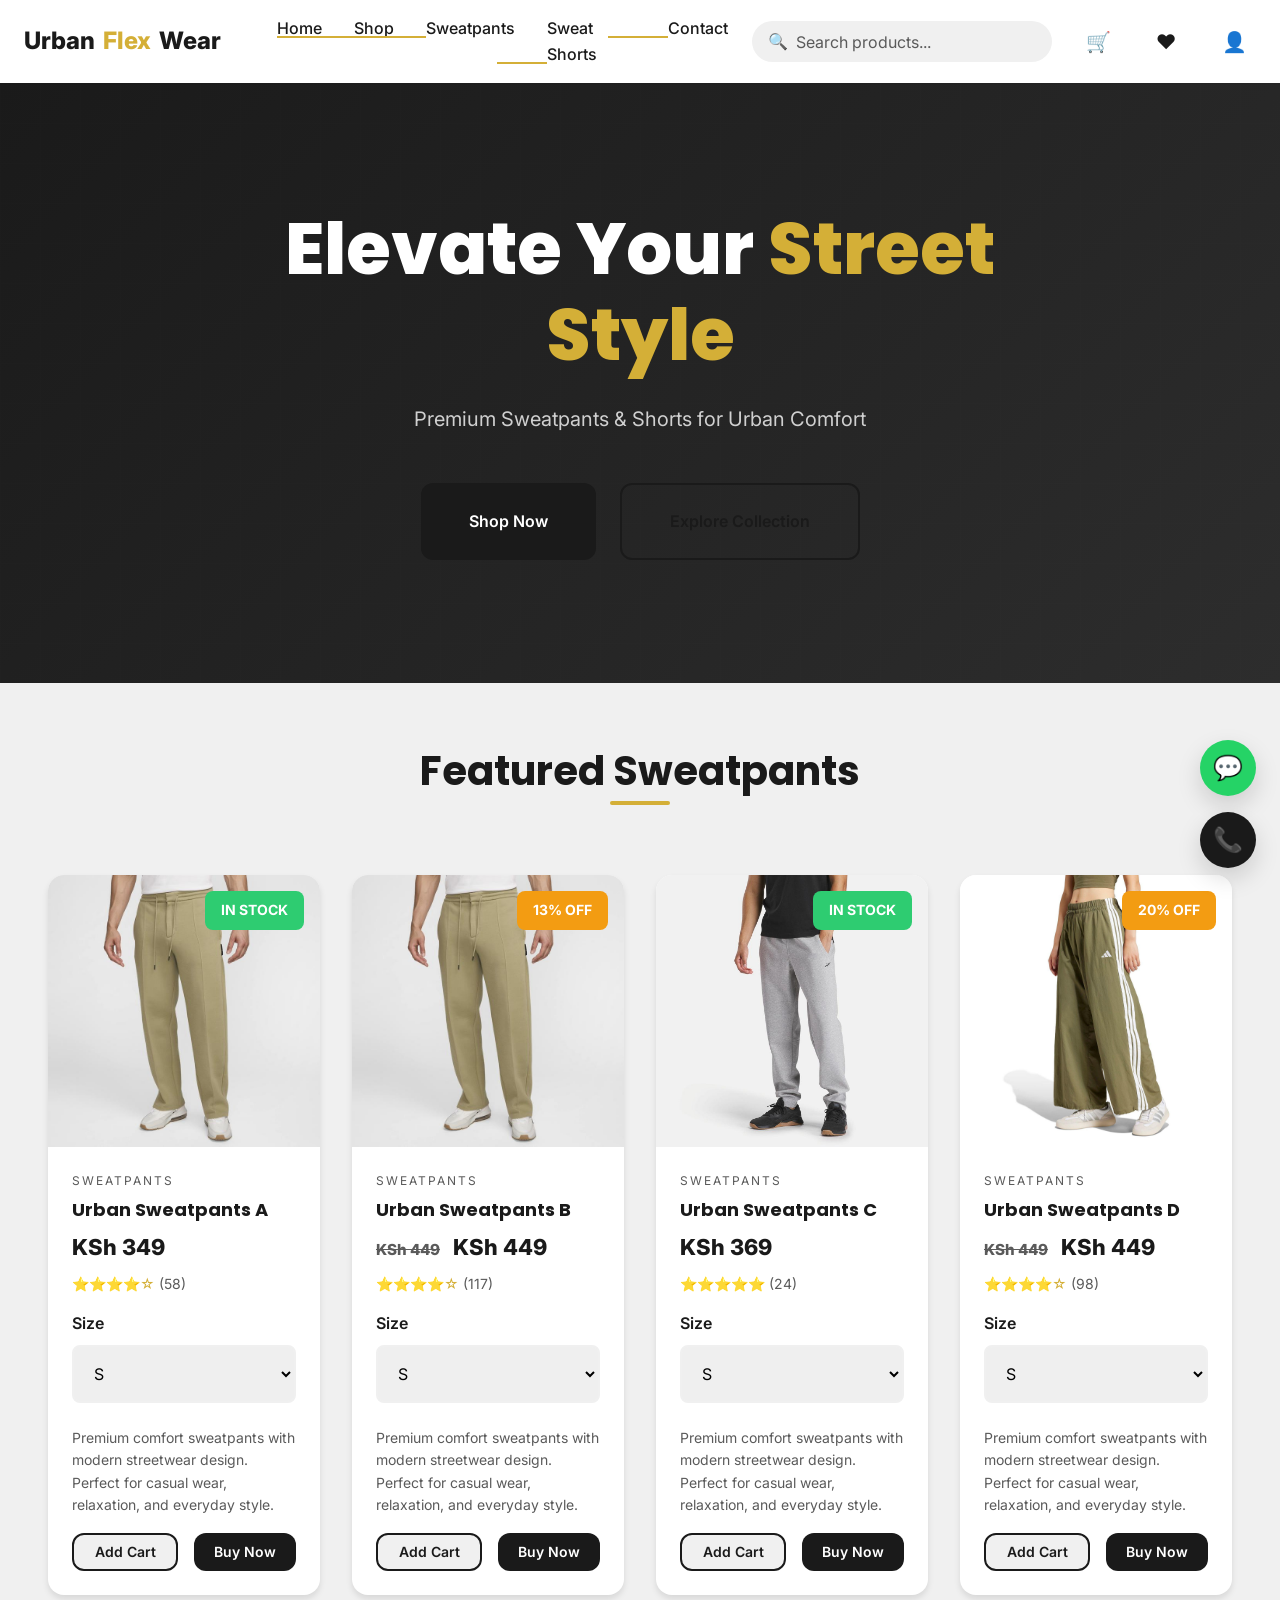
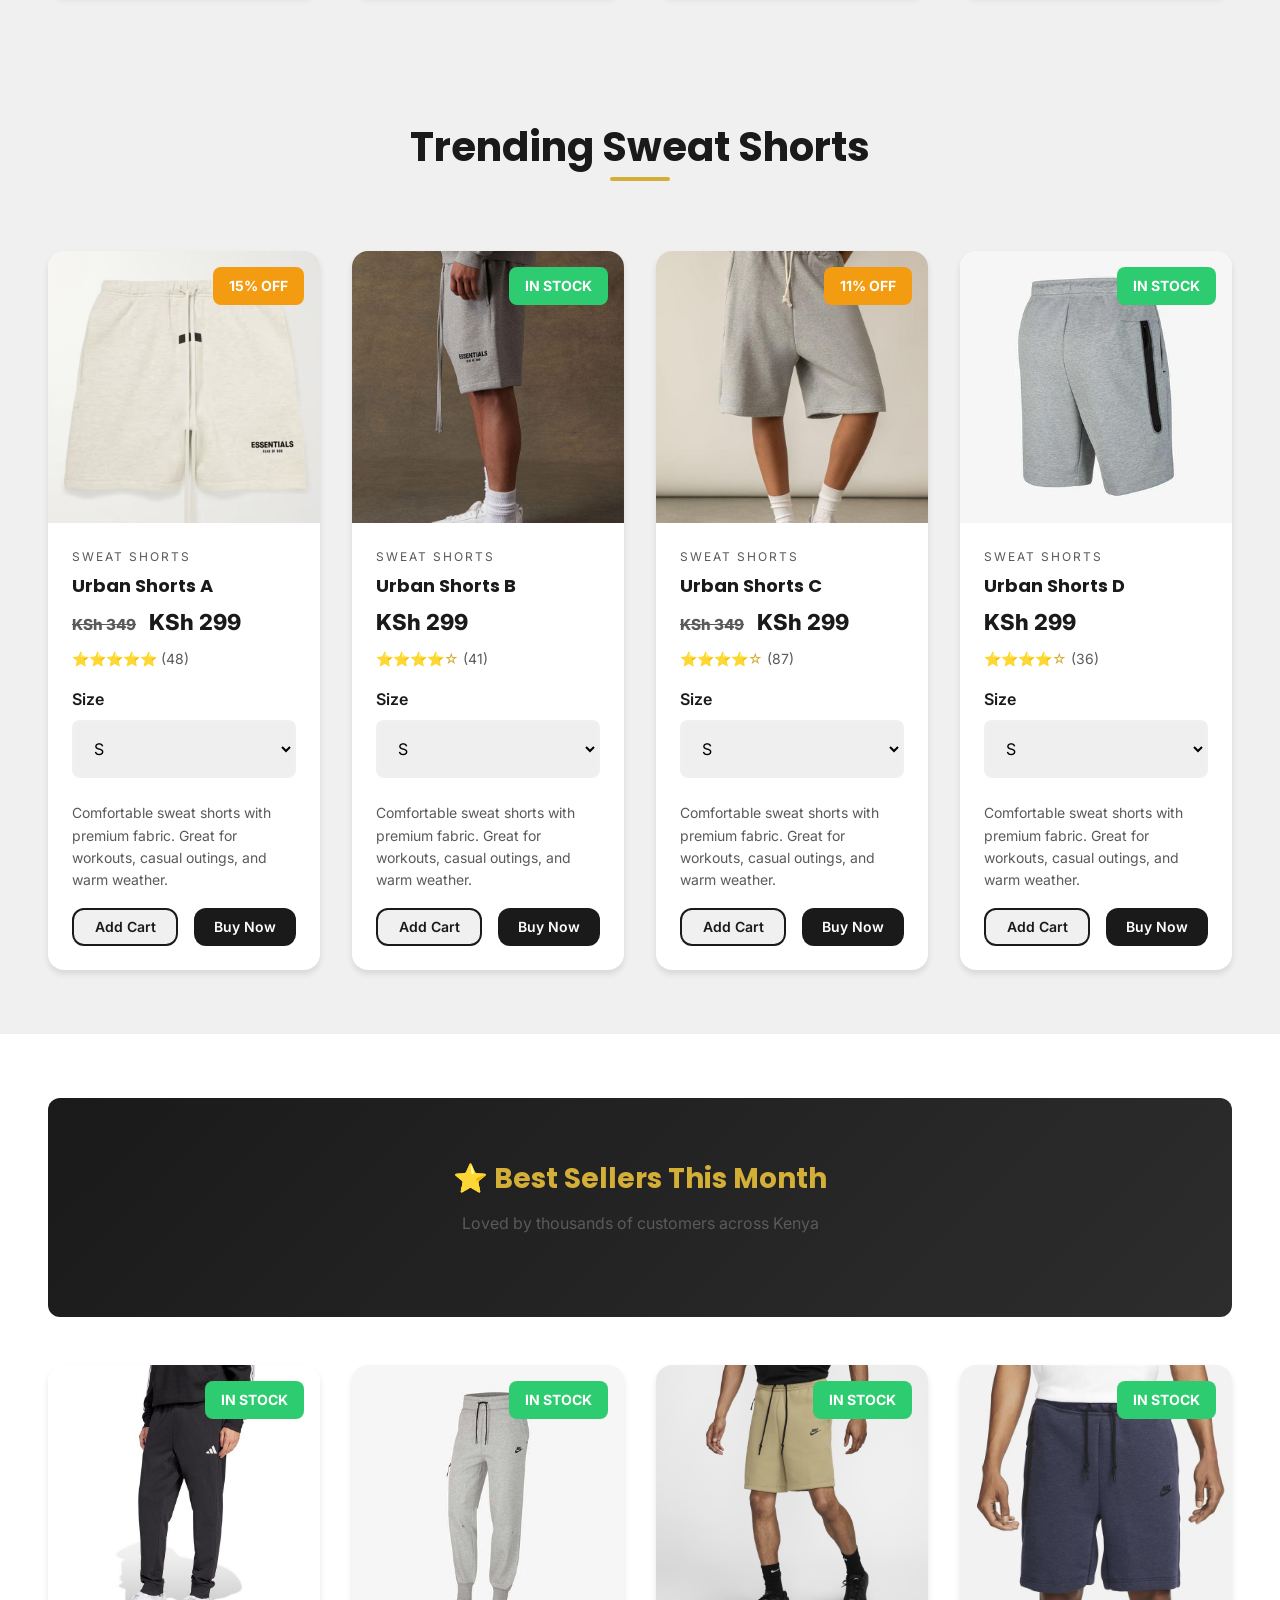
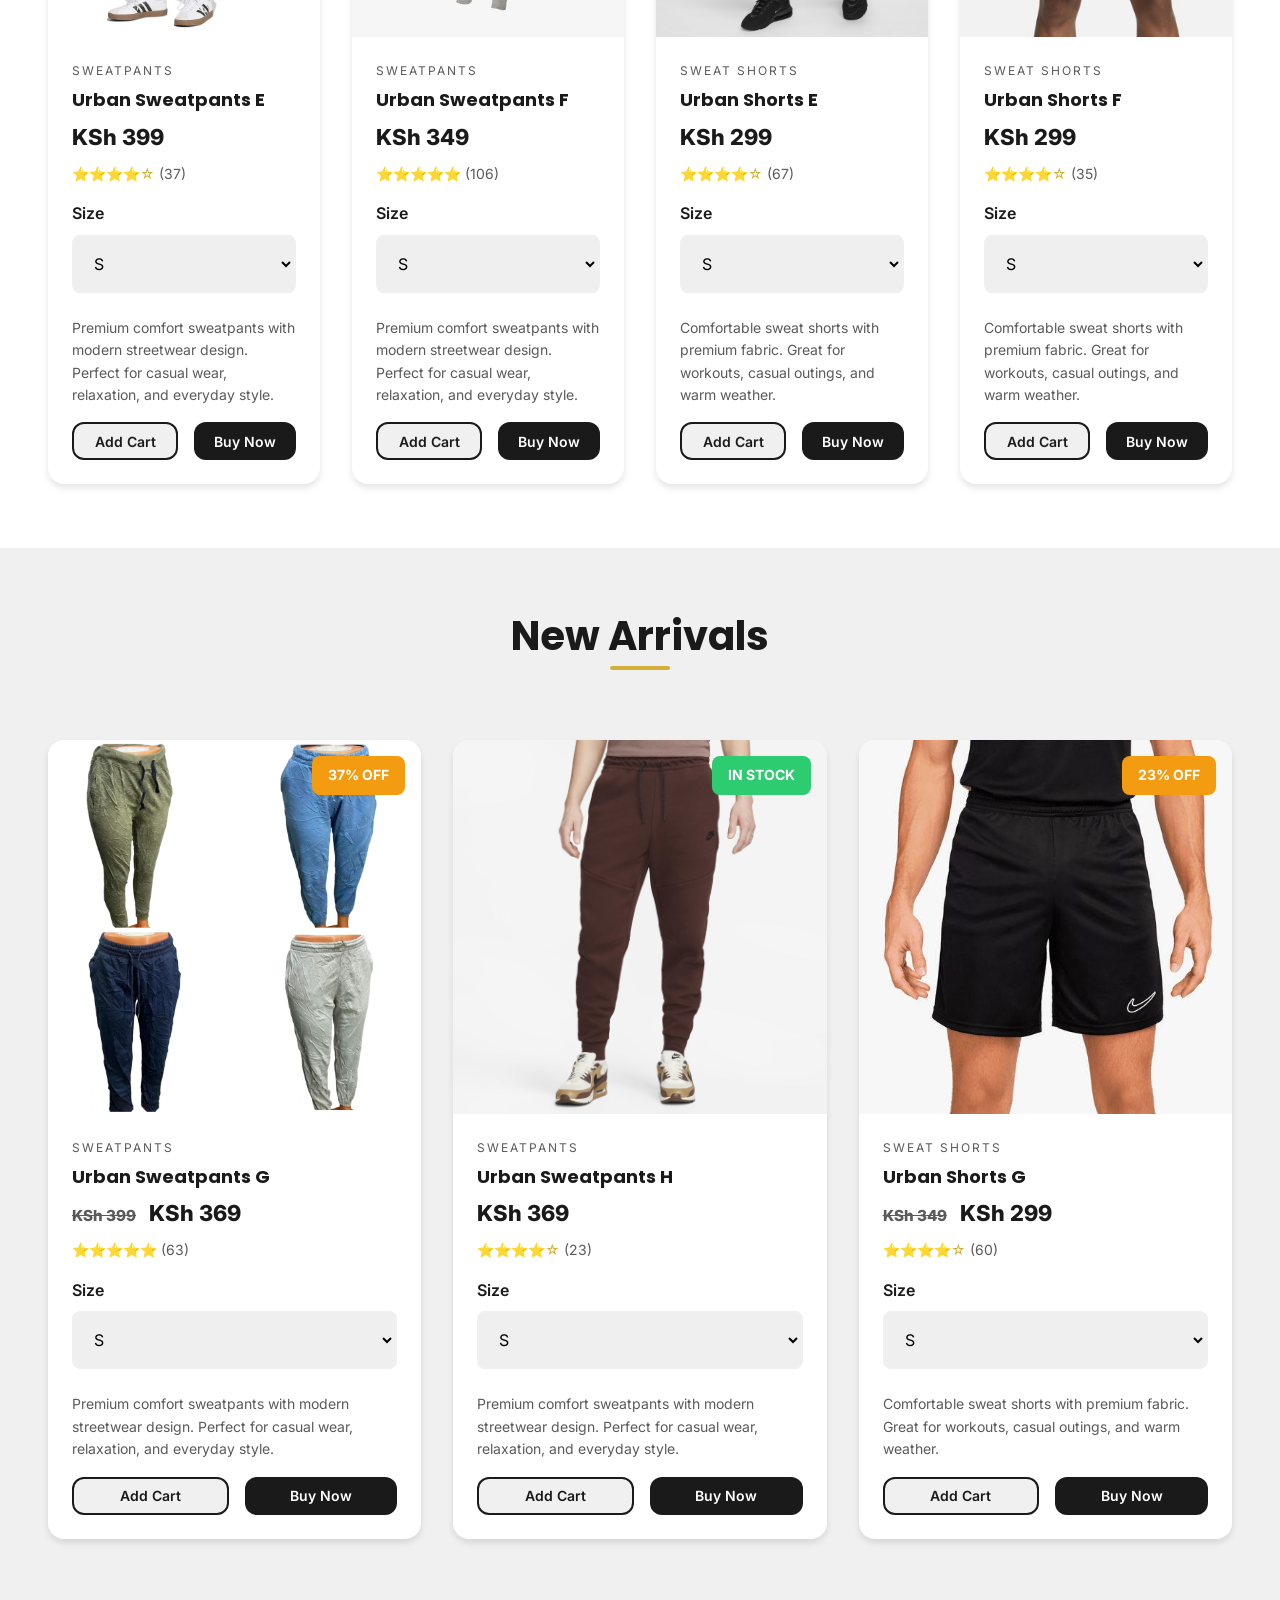
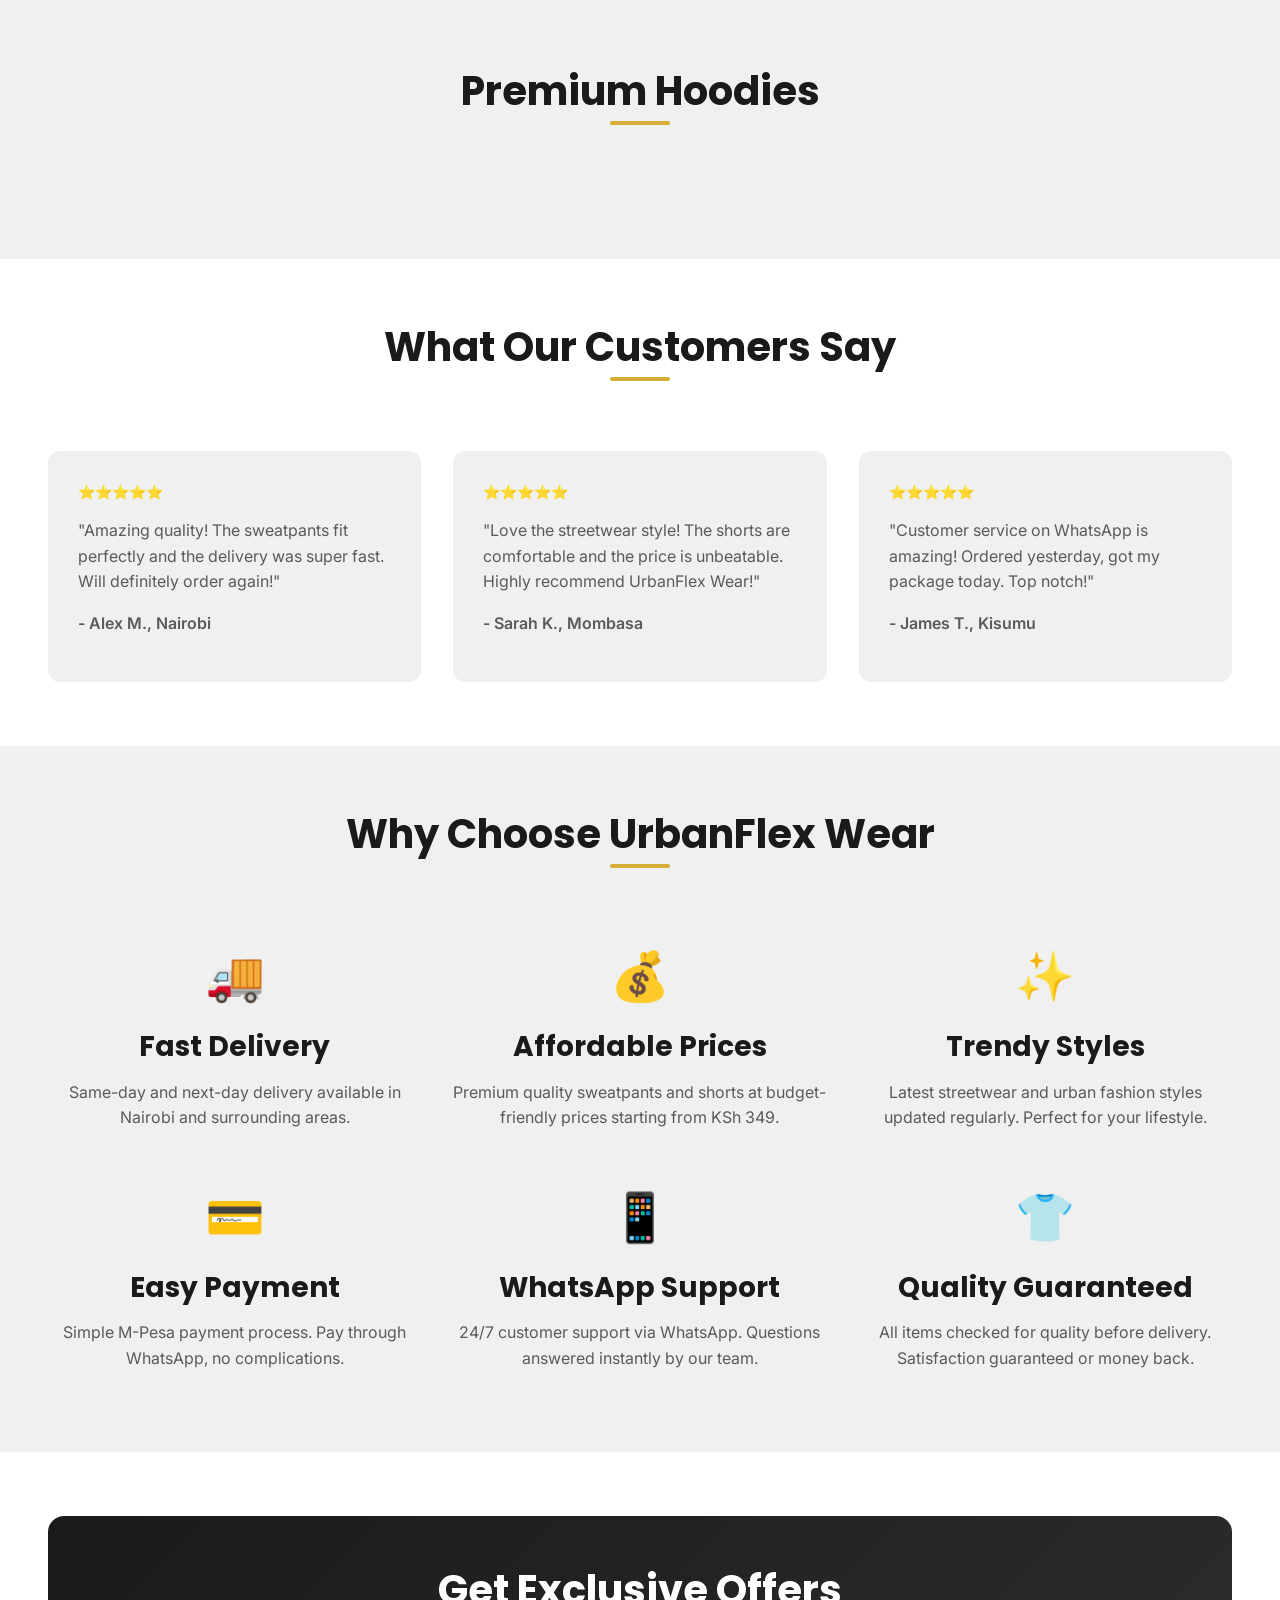
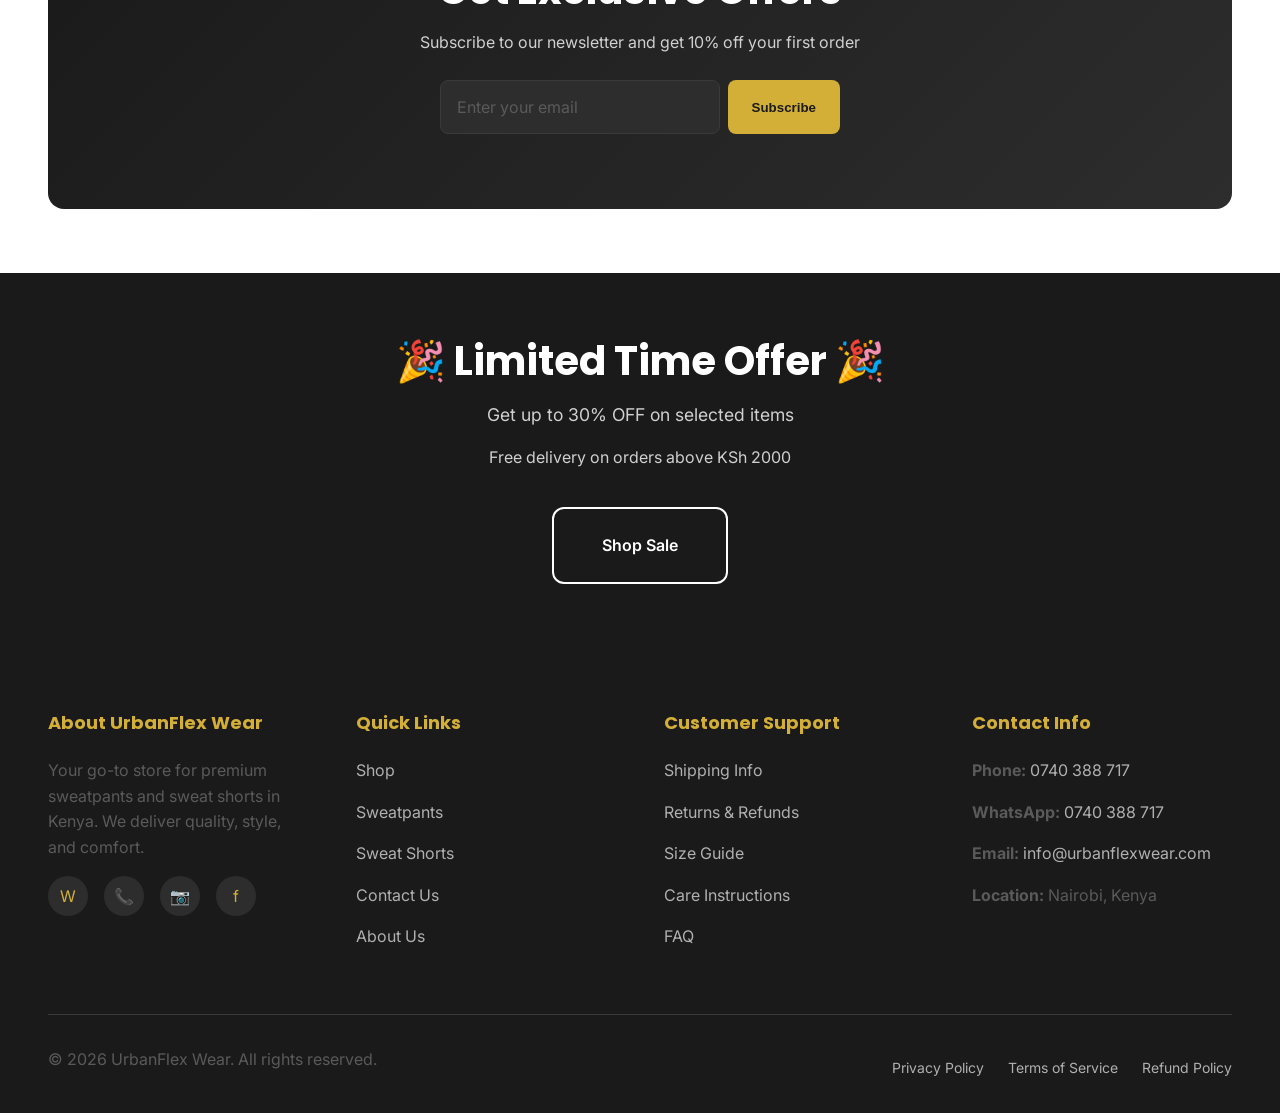
<file: index.html>
<!DOCTYPE html>
<html lang="en">
<head>
    <meta charset="UTF-8">
    <meta name="viewport" content="width=device-width, initial-scale=1.0">
    <title>UrbanFlex Wear | Buy Sweatpants & Sweat Shorts in Kenya</title>
    <meta name="description" content="Shop affordable sweatpants and sweat shorts in Kenya. Fast Nairobi delivery, trendy streetwear styles, premium comfort, and easy WhatsApp ordering.">
    <meta name="keywords" content="sweatpants Kenya, sweat shorts Kenya, streetwear Kenya, trendy sweatpants Nairobi, affordable fashion Kenya, urban wear, sweat shorts delivery Kenya">
    <meta name="author" content="UrbanFlex Wear">
    <meta name="theme-color" content="#1a1a1a">
    <meta name="google-site-verification" content="eAXd2O4NxfUEiljFscFKGtpEPE6sVrkudB9TXexI4KI" />
    
    <!-- Open Graph Tags -->
    <meta property="og:type" content="website">
    <meta property="og:title" content="UrbanFlex Wear | Premium Sweatpants & Shorts in Kenya">
    <meta property="og:description" content="Shop affordable sweatpants and sweat shorts in Kenya with fast Nairobi delivery.">
    <meta property="og:image" content="assets/images/sweati5.jpeg">
    <meta property="og:url" content="https://urbanflexwear.com">
    
    <!-- Twitter Card -->
    <meta name="twitter:card" content="summary_large_image">
    <meta name="twitter:title" content="UrbanFlex Wear | Sweatpants & Shorts Kenya">
    <meta name="twitter:description" content="Premium streetwear sweatpants and shorts delivered fast in Nairobi.">
    
    <!-- Schema Markup -->
    <script type="application/ld+json">
    {
      "@context": "https://schema.org",
      "@type": "Organization",
      "name": "UrbanFlex Wear",
      "url": "https://urbanflexwear.com",
      "logo": "assets/images/logo.png",
      "description": "Premium sweatpants and sweat shorts in Kenya",
      "telephone": "+254740388717",
      "sameAs": ["https://wa.me/254740388717"]
    }
    </script>
    
    <link rel="stylesheet" href="assets/css/main.css">
    <link rel="canonical" href="https://urbanflexwear.com">
</head>
<body>
    <!-- Navigation -->
    <nav>
        <div class="navbar">
            <a href="index.html" class="logo">Urban<span>Flex</span> Wear</a>
            <ul class="nav-links">
                <li><a href="index.html" class="active">Home</a></li>
                <li><a href="shop.html">Shop</a></li>
                <li><a href="shop.html?category=sweatpants">Sweatpants</a></li>
                <li><a href="shop.html?category=shorts">Sweat Shorts</a></li>
                <li><a href="contact.html">Contact</a></li>
            </ul>
            
            <div class="search-bar">
                <span>🔍</span>
                <input type="search" placeholder="Search products..." aria-label="Search products">
            </div>
            
            <div class="nav-icons">
                <div class="nav-icon cart-icon" title="Shopping Cart">
                    🛒
                    <span class="nav-badge" style="display: none;">0</span>
                </div>
                <div class="nav-icon">❤️</div>
                <div class="nav-icon">👤</div>
            </div>
            
            <div class="hamburger">
                <span></span>
                <span></span>
                <span></span>
            </div>
        </div>
    </nav>

    <!-- Hero Section -->
    <section class="hero">
        <div class="hero-content">
            <h1>Elevate Your <span class="accent">Street Style</span></h1>
            <p>Premium Sweatpants & Shorts for Urban Comfort</p>
            <div class="hero-buttons">
                <a href="shop.html" class="btn btn-primary btn-large">Shop Now</a>
                <a href="#featured" class="btn btn-outline btn-large">Explore Collection</a>
            </div>
        </div>
    </section>

    <!-- Featured Products Section -->
    <section class="featured section" id="featured">
        <div class="container">
            <div class="section-title">
                <h2>Featured Sweatpants</h2>
            </div>
            <div id="featured-sweatpants" class="grid grid-4"></div>
        </div>
    </section>

    <!-- Trending Shorts Section -->
    <section class="section" style="background-color: var(--light-grey);">
        <div class="container">
            <div class="section-title">
                <h2>Trending Sweat Shorts</h2>
            </div>
            <div id="trending-shorts" class="grid grid-4"></div>
        </div>
    </section>

    <!-- Best Sellers Section -->
    <section class="section">
        <div class="container">
            <div class="featured-banner">
                <h3>⭐ Best Sellers This Month</h3>
                <p>Loved by thousands of customers across Kenya</p>
            </div>
            <div id="best-sellers" class="grid grid-4"></div>
        </div>
    </section>

    <!-- New Arrivals Section -->
    <section class="section" style="background-color: var(--light-grey);">
        <div class="container">
            <div class="section-title">
                <h2>New Arrivals</h2>
            </div>
            <div id="new-arrivals" class="grid grid-4"></div>
        </div>
    </section>

    <!-- Hoodies Section -->
    <section class="section" style="background-color: var(--light-grey);">
        <div class="container">
            <div class="section-title">
                <h2>Premium Hoodies</h2>
            </div>
            <div id="hoodies" class="grid grid-4"></div>
        </div>
    </section>

    <!-- Customer Reviews Section -->
    <section class="section">
        <div class="container">
            <div class="section-title">
                <h2>What Our Customers Say</h2>
            </div>
            <div class="grid grid-3">
                <div style="background-color: var(--light-grey); padding: 30px; border-radius: 12px;">
                    <div class="star">⭐⭐⭐⭐⭐</div>
                    <p style="margin-top: 15px;">"Amazing quality! The sweatpants fit perfectly and the delivery was super fast. Will definitely order again!"</p>
                    <p style="margin-top: 15px; font-weight: 600;">- Alex M., Nairobi</p>
                </div>
                <div style="background-color: var(--light-grey); padding: 30px; border-radius: 12px;">
                    <div class="star">⭐⭐⭐⭐⭐</div>
                    <p style="margin-top: 15px;">"Love the streetwear style! The shorts are comfortable and the price is unbeatable. Highly recommend UrbanFlex Wear!"</p>
                    <p style="margin-top: 15px; font-weight: 600;">- Sarah K., Mombasa</p>
                </div>
                <div style="background-color: var(--light-grey); padding: 30px; border-radius: 12px;">
                    <div class="star">⭐⭐⭐⭐⭐</div>
                    <p style="margin-top: 15px;">"Customer service on WhatsApp is amazing! Ordered yesterday, got my package today. Top notch!"</p>
                    <p style="margin-top: 15px; font-weight: 600;">- James T., Kisumu</p>
                </div>
            </div>
        </div>
    </section>

    <!-- Delivery Information Section -->
    <section class="section" style="background-color: var(--light-grey);">
        <div class="container">
            <div class="section-title">
                <h2>Why Choose UrbanFlex Wear</h2>
            </div>
            <div class="grid grid-3">
                <div style="text-align: center;">
                    <div style="font-size: 3rem; margin-bottom: 15px;">🚚</div>
                    <h3>Fast Delivery</h3>
                    <p>Same-day and next-day delivery available in Nairobi and surrounding areas.</p>
                </div>
                <div style="text-align: center;">
                    <div style="font-size: 3rem; margin-bottom: 15px;">💰</div>
                    <h3>Affordable Prices</h3>
                    <p>Premium quality sweatpants and shorts at budget-friendly prices starting from KSh 349.</p>
                </div>
                <div style="text-align: center;">
                    <div style="font-size: 3rem; margin-bottom: 15px;">✨</div>
                    <h3>Trendy Styles</h3>
                    <p>Latest streetwear and urban fashion styles updated regularly. Perfect for your lifestyle.</p>
                </div>
                <div style="text-align: center;">
                    <div style="font-size: 3rem; margin-bottom: 15px;">💳</div>
                    <h3>Easy Payment</h3>
                    <p>Simple M-Pesa payment process. Pay through WhatsApp, no complications.</p>
                </div>
                <div style="text-align: center;">
                    <div style="font-size: 3rem; margin-bottom: 15px;">📱</div>
                    <h3>WhatsApp Support</h3>
                    <p>24/7 customer support via WhatsApp. Questions answered instantly by our team.</p>
                </div>
                <div style="text-align: center;">
                    <div style="font-size: 3rem; margin-bottom: 15px;">👕</div>
                    <h3>Quality Guaranteed</h3>
                    <p>All items checked for quality before delivery. Satisfaction guaranteed or money back.</p>
                </div>
            </div>
        </div>
    </section>

    <!-- Newsletter Section -->
    <section class="section">
        <div class="container">
            <div style="background: linear-gradient(135deg, #1a1a1a 0%, #2d2d2d 100%); color: white; padding: 50px; border-radius: 16px; text-align: center;">
                <h2>Get Exclusive Offers</h2>
                <p style="color: #d0d0d0; margin-top: 10px;">Subscribe to our newsletter and get 10% off your first order</p>
                <form class="newsletter-form" style="max-width: 400px; margin: 25px auto;" onsubmit="handleNewsletter(event)">
                    <input type="email" placeholder="Enter your email" required>
                    <button type="submit">Subscribe</button>
                </form>
            </div>
        </div>
    </section>

    <!-- Promo Banner -->
    <section class="section" style="background-color: var(--primary-black); color: white;">
        <div class="container text-center">
            <h2>🎉 Limited Time Offer 🎉</h2>
            <p style="color: #d0d0d0; margin-top: 15px; font-size: 1.1rem;">Get up to 30% OFF on selected items</p>
            <p style="color: #d0d0d0; margin-top: 10px;">Free delivery on orders above KSh 2000</p>
            <a href="shop.html" class="btn btn-outline btn-large" style="margin-top: 20px; color: white; border-color: white;">Shop Sale</a>
        </div>
    </section>

    <!-- Footer -->
    <footer>
        <div class="container">
            <div class="footer-content">
                <div class="footer-section">
                    <h4>About UrbanFlex Wear</h4>
                    <p>Your go-to store for premium sweatpants and sweat shorts in Kenya. We deliver quality, style, and comfort.</p>
                    <div class="social-links">
                        <a href="https://wa.me/254740388717" title="WhatsApp">W</a>
                        <a href="tel:+254740388717" title="Call">📞</a>
                        <a href="#" title="Instagram">📷</a>
                        <a href="#" title="Facebook">f</a>
                    </div>
                </div>
                <div class="footer-section">
                    <h4>Quick Links</h4>
                    <ul>
                        <li><a href="shop.html">Shop</a></li>
                        <li><a href="shop.html?category=sweatpants">Sweatpants</a></li>
                        <li><a href="shop.html?category=shorts">Sweat Shorts</a></li>
                        <li><a href="contact.html">Contact Us</a></li>
                        <li><a href="#about">About Us</a></li>
                    </ul>
                </div>
                <div class="footer-section">
                    <h4>Customer Support</h4>
                    <ul>
                        <li><a href="#">Shipping Info</a></li>
                        <li><a href="#">Returns & Refunds</a></li>
                        <li><a href="#">Size Guide</a></li>
                        <li><a href="#">Care Instructions</a></li>
                        <li><a href="#">FAQ</a></li>
                    </ul>
                </div>
                <div class="footer-section">
                    <h4>Contact Info</h4>
                    <p><strong>Phone:</strong> <a href="tel:+254740388717">0740 388 717</a></p>
                    <p><strong>WhatsApp:</strong> <a href="https://wa.me/254740388717">0740 388 717</a></p>
                    <p><strong>Email:</strong> <a href="mailto:info@urbanflexwear.com">info@urbanflexwear.com</a></p>
                    <p><strong>Location:</strong> Nairobi, Kenya</p>
                </div>
            </div>

            <div class="footer-bottom">
                <p>&copy; 2026 UrbanFlex Wear. All rights reserved.</p>
                <div class="footer-links">
                    <a href="#">Privacy Policy</a>
                    <a href="#">Terms of Service</a>
                    <a href="#">Refund Policy</a>
                </div>
            </div>
        </div>
    </footer>

    <!-- Floating Buttons -->
    <div class="floating-buttons">
        <a href="https://wa.me/254740388717?text=Hi UrbanFlex Wear!" class="floating-btn floating-btn-whatsapp" title="Chat on WhatsApp">💬</a>
        <a href="tel:+254740388717" class="floating-btn floating-btn-call" title="Call Us">📞</a>
    </div>

    <script src="assets/js/app.js"></script>
    <script>
        // Display featured products on home page
        document.addEventListener('DOMContentLoaded', () => {
            // Featured sweatpants
            const featured = UrbanFlex.products.sweatpants.slice(0, 4);
            UrbanFlex.displayProducts(featured, 'featured-sweatpants');

            // Trending shorts
            const trending = UrbanFlex.products.shorts.slice(0, 4);
            UrbanFlex.displayProducts(trending, 'trending-shorts');

            // Best sellers (mix of both)
            const bestSellers = [
                ...UrbanFlex.products.sweatpants.slice(4, 6),
                ...UrbanFlex.products.shorts.slice(4, 6)
            ];
            UrbanFlex.displayProducts(bestSellers, 'best-sellers');

            // New arrivals
            const newArrivals = [
                ...UrbanFlex.products.sweatpants.slice(6, 8),
                ...UrbanFlex.products.shorts.slice(6, 8)
            ];
            UrbanFlex.displayProducts(newArrivals, 'new-arrivals');

            // Hoodies (if any)
            const hoodies = UrbanFlex.products.hoodies.slice(0, 4);
            if (hoodies && hoodies.length > 0) {
                UrbanFlex.displayProducts(hoodies, 'hoodies');
            }
        });

        function handleNewsletter(e) {
            e.preventDefault();
            const email = e.target.querySelector('input[type="email"]').value;
            localStorage.setItem('newsletter_' + email, 'subscribed');
            UrbanFlex.showNotification('Successfully subscribed! Check your email for 10% discount code.', 'success');
            e.target.reset();
        }
    </script>
</body>
</html>
</file>
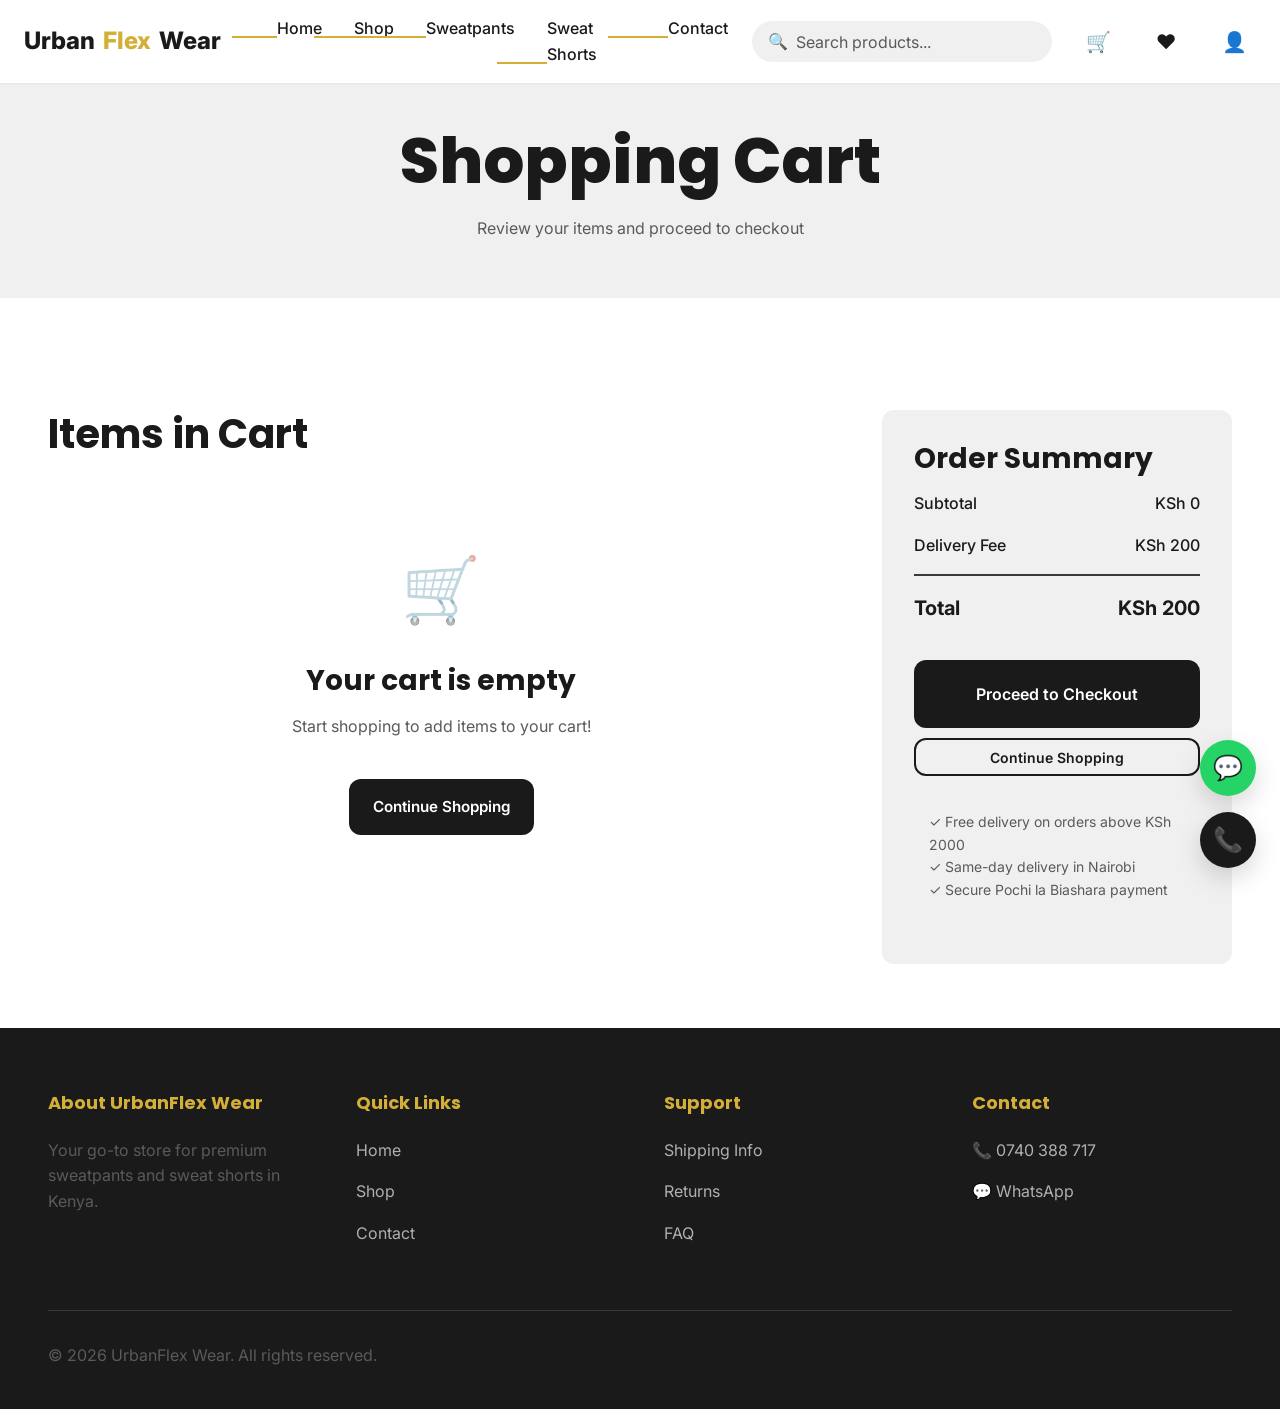
<file: cart.html>
<!DOCTYPE html>
<html lang="en">
<head>
    <meta charset="UTF-8">
    <meta name="viewport" content="width=device-width, initial-scale=1.0">
    <title>Shopping Cart | UrbanFlex Wear</title>
    <meta name="description" content="View and manage your shopping cart at UrbanFlex Wear. Secure checkout and fast delivery in Kenya.">
    <link rel="stylesheet" href="assets/css/main.css">
</head>
<body>
    <!-- Navigation -->
    <nav>
        <div class="navbar">
            <a href="index.html" class="logo">Urban<span>Flex</span> Wear</a>
            <ul class="nav-links">
                <li><a href="index.html">Home</a></li>
                <li><a href="shop.html">Shop</a></li>
                <li><a href="shop.html?category=sweatpants">Sweatpants</a></li>
                <li><a href="shop.html?category=shorts">Sweat Shorts</a></li>
                <li><a href="contact.html">Contact</a></li>
            </ul>
            
            <div class="search-bar">
                <span>🔍</span>
                <input type="search" placeholder="Search products..." aria-label="Search products">
            </div>
            
            <div class="nav-icons">
                <div class="nav-icon cart-icon" title="Shopping Cart">
                    🛒
                    <span class="nav-badge" style="display: none;">0</span>
                </div>
                <div class="nav-icon">❤️</div>
                <div class="nav-icon">👤</div>
            </div>
            
            <div class="hamburger">
                <span></span>
                <span></span>
                <span></span>
            </div>
        </div>
    </nav>

    <!-- Cart Header -->
    <section style="background-color: var(--light-grey); padding: 40px 0; text-align: center;">
        <div class="container">
            <h1>Shopping Cart</h1>
            <p style="margin-top: 10px; color: var(--medium-grey);">Review your items and proceed to checkout</p>
        </div>
    </section>

    <!-- Cart Content -->
    <section class="section">
        <div class="container">
            <div class="cart-container">
                <div>
                    <h2>Items in Cart</h2>
                    <div id="cart-items" class="cart-items"></div>
                </div>

                <!-- Cart Summary Sidebar -->
                <div class="cart-summary">
                    <h3>Order Summary</h3>
                    <div class="summary-row">
                        <span>Subtotal</span>
                        <span id="subtotal">KSh 0</span>
                    </div>
                    <div class="summary-row">
                        <span>Delivery Fee</span>
                        <span id="delivery-fee">KSh 200</span>
                    </div>
                    <div class="summary-row total">
                        <span>Total</span>
                        <span id="total">KSh 0</span>
                    </div>

                    <button id="checkout-btn" class="btn btn-primary btn-large" style="width: 100%; margin-top: 20px;">Proceed to Checkout</button>
                    <button id="continue-shopping" class="btn btn-secondary btn-small" style="width: 100%; margin-top: 10px;">Continue Shopping</button>

                    <div style="margin-top: 20px; padding: 15px; background-color: var(--light-grey); border-radius: 8px;">
                        <p style="font-size: 0.875rem; color: var(--medium-grey);">
                            ✓ Free delivery on orders above KSh 2000<br>
                            ✓ Same-day delivery in Nairobi<br>
                            ✓ Secure Pochi la Biashara payment
                        </p>
                    </div>
                </div>
            </div>
        </div>
    </section>

    <!-- Footer -->
    <footer>
        <div class="container">
            <div class="footer-content">
                <div class="footer-section">
                    <h4>About UrbanFlex Wear</h4>
                    <p>Your go-to store for premium sweatpants and sweat shorts in Kenya.</p>
                </div>
                <div class="footer-section">
                    <h4>Quick Links</h4>
                    <ul>
                        <li><a href="index.html">Home</a></li>
                        <li><a href="shop.html">Shop</a></li>
                        <li><a href="contact.html">Contact</a></li>
                    </ul>
                </div>
                <div class="footer-section">
                    <h4>Support</h4>
                    <ul>
                        <li><a href="#">Shipping Info</a></li>
                        <li><a href="#">Returns</a></li>
                        <li><a href="#">FAQ</a></li>
                    </ul>
                </div>
                <div class="footer-section">
                    <h4>Contact</h4>
                    <p><a href="tel:+254740388717">📞 0740 388 717</a></p>
                    <p><a href="https://wa.me/254740388717">💬 WhatsApp</a></p>
                </div>
            </div>

            <div class="footer-bottom">
                <p>&copy; 2026 UrbanFlex Wear. All rights reserved.</p>
            </div>
        </div>
    </footer>

    <!-- Floating Buttons -->
    <div class="floating-buttons">
        <a href="https://wa.me/254740388717?text=Hi UrbanFlex Wear!" class="floating-btn floating-btn-whatsapp">💬</a>
        <a href="tel:+254740388717" class="floating-btn floating-btn-call">📞</a>
    </div>

    <script src="assets/js/app.js"></script>
    <script src="assets/js/cart.js"></script>
</body>
</html>
</file>
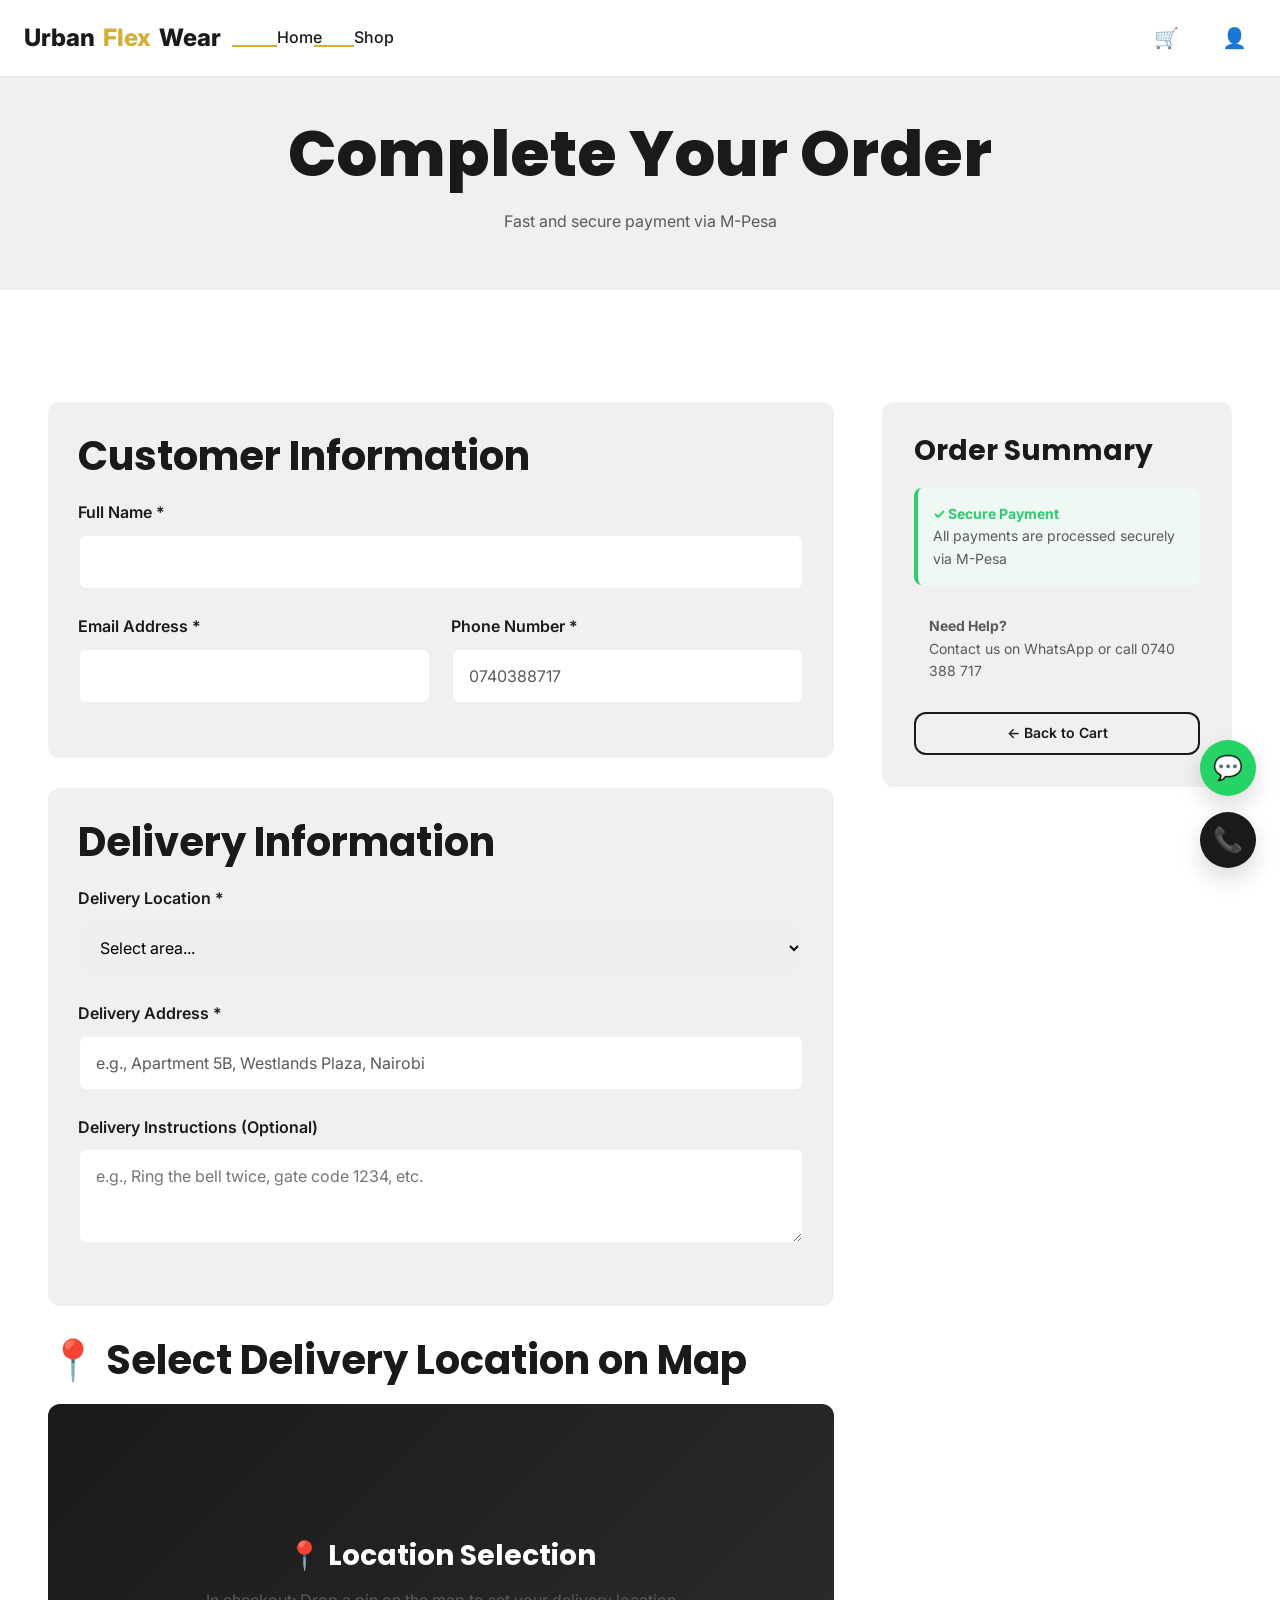
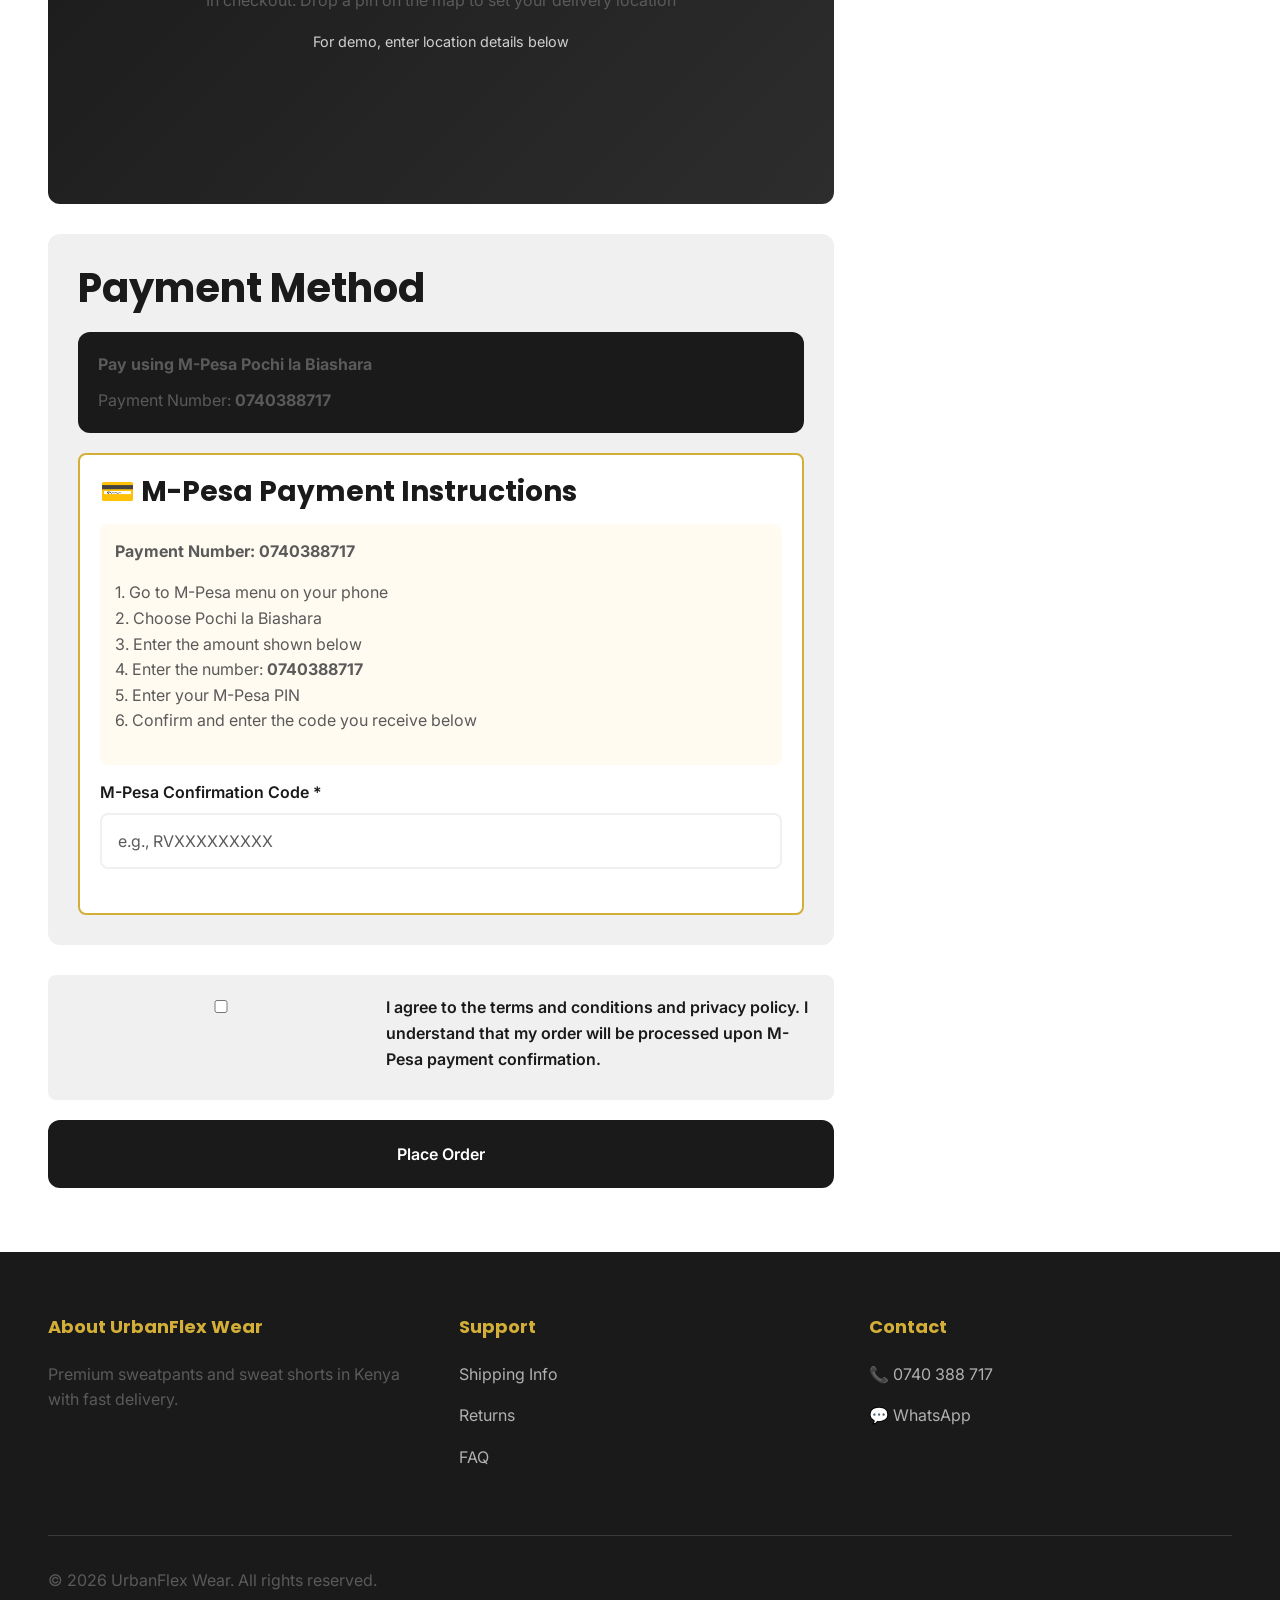
<file: checkout.html>
<!DOCTYPE html>
<html lang="en">
<head>
    <meta charset="UTF-8">
    <meta name="viewport" content="width=device-width, initial-scale=1.0">
    <title>Checkout | UrbanFlex Wear</title>
    <meta name="description" content="Secure checkout at UrbanFlex Wear. Easy M-Pesa payment and fast delivery in Kenya.">
    <link rel="stylesheet" href="assets/css/main.css">
</head>
<body>
    <!-- Navigation -->
    <nav>
        <div class="navbar">
            <a href="index.html" class="logo">Urban<span>Flex</span> Wear</a>
            <ul class="nav-links">
                <li><a href="index.html">Home</a></li>
                <li><a href="shop.html">Shop</a></li>
            </ul>
            
            <div class="nav-icons">
                <div class="nav-icon">🛒</div>
                <div class="nav-icon">👤</div>
            </div>
            
            <div class="hamburger">
                <span></span>
                <span></span>
                <span></span>
            </div>
        </div>
    </nav>

    <!-- Checkout Header -->
    <section style="background-color: var(--light-grey); padding: 40px 0; text-align: center;">
        <div class="container">
            <h1>Complete Your Order</h1>
            <p style="margin-top: 10px; color: var(--medium-grey);">Fast and secure payment via M-Pesa</p>
        </div>
    </section>

    <!-- Checkout Content -->
    <section class="section">
        <div class="container">
            <div class="cart-container">
                <div>
                    <!-- Customer Information -->
                    <form id="checkout-form">
                        <div style="background-color: var(--light-grey); padding: 30px; border-radius: 12px; margin-bottom: 30px;">
                            <h2 style="margin-bottom: 20px;">Customer Information</h2>
                            
                            <div class="form-group">
                                <label>Full Name *</label>
                                <input type="text" name="full_name" required>
                            </div>

                            <div style="display: grid; grid-template-columns: 1fr 1fr; gap: 20px;">
                                <div class="form-group">
                                    <label>Email Address *</label>
                                    <input type="email" name="email" required>
                                </div>
                                <div class="form-group">
                                    <label>Phone Number *</label>
                                    <input type="tel" name="phone" placeholder="0740388717" required>
                                </div>
                            </div>
                        </div>

                        <!-- Delivery Information -->
                        <div style="background-color: var(--light-grey); padding: 30px; border-radius: 12px; margin-bottom: 30px;">
                            <h2 style="margin-bottom: 20px;">Delivery Information</h2>
                            
                            <div class="form-group">
                                <label>Delivery Location *</label>
                                <select id="delivery-location" name="delivery_location" required onchange="updateDeliveryFee()">
                                    <option value="">Select area...</option>
                                    <option value="CBD - Nairobi">CBD - Nairobi (KSh 200)</option>
                                    <option value="Westlands - Nairobi">Westlands (KSh 300)</option>
                                    <option value="Karen - Nairobi">Karen (KSh 400)</option>
                                    <option value="Thika Road">Thika Road (KSh 500)</option>
                                    <option value="Machakos">Machakos (KSh 600)</option>
                                    <option value="Mombasa">Mombasa (KSh 500)</option>
                                    <option value="Kisumu">Kisumu (KSh 600)</option>
                                    <option value="Other">Other (Contact us)</option>
                                </select>
                            </div>

                            <div class="form-group">
                                <label>Delivery Address *</label>
                                <input type="text" name="delivery_address" placeholder="e.g., Apartment 5B, Westlands Plaza, Nairobi" required>
                            </div>

                            <div class="form-group">
                                <label>Delivery Instructions (Optional)</label>
                                <textarea name="delivery_instructions" rows="3" placeholder="e.g., Ring the bell twice, gate code 1234, etc."></textarea>
                            </div>
                        </div>

                        <!-- Map Display -->
                        <div style="margin-bottom: 30px;">
                            <h2 style="margin-bottom: 20px;">📍 Select Delivery Location on Map</h2>
                            <div id="delivery-map"></div>
                        </div>

                        <!-- Payment Method -->
                        <div style="background-color: var(--light-grey); padding: 30px; border-radius: 12px; margin-bottom: 30px;">
                            <h2 style="margin-bottom: 20px;">Payment Method</h2>
                            
                            <div style="margin-bottom: 20px;">
                                <div style="padding: 20px; background-color: #1a1a1a; color: #ffffff; border-radius: 12px;">
                                    <p style="margin: 0 0 10px; font-size: 1rem; font-weight: 700;">Pay using M-Pesa Pochi la Biashara</p>
                                    <p style="margin: 0;">Payment Number: <strong>0740388717</strong></p>
                                </div>
                            </div>

                            <!-- M-Pesa Section -->
                            <div id="mpesa-section" style="background-color: var(--white); padding: 20px; border-radius: 8px; border: 2px solid var(--accent-gold); margin-top: 15px;">
                                <h3 style="margin-bottom: 15px;">💳 M-Pesa Payment Instructions</h3>
                                
                                <div style="background-color: #fffbf0; padding: 15px; border-radius: 8px; margin-bottom: 15px;">
                                    <p><strong>Payment Number: 0740388717</strong></p>
                                    <p style="margin-top: 10px; color: var(--medium-grey);">
                                        1. Go to M-Pesa menu on your phone<br>
                                        2. Choose Pochi la Biashara<br>
                                        3. Enter the amount shown below<br>
                                        4. Enter the number: <strong>0740388717</strong><br>
                                        5. Enter your M-Pesa PIN<br>
                                        6. Confirm and enter the code you receive below
                                    </p>
                                </div>

                                <div class="form-group">
                                    <label>M-Pesa Confirmation Code *</label>
                                    <input type="text" name="mpesa_code" placeholder="e.g., RVXXXXXXXXX" required>
                                </div>
                            </div>
                        </div>

                        <!-- Terms & Conditions -->
                        <div style="background-color: var(--light-grey); padding: 20px; border-radius: 8px; margin-bottom: 20px;">
                            <label style="display: flex; align-items: flex-start; cursor: pointer;">
                                <input type="checkbox" name="agree_terms" required style="margin-top: 5px;">
                                <span style="margin-left: 12px;">
                                    I agree to the terms and conditions and privacy policy. I understand that my order will be processed upon M-Pesa payment confirmation.
                                </span>
                            </label>
                        </div>

                        <button type="submit" class="btn btn-primary btn-large" style="width: 100%;">Place Order</button>
                    </form>
                </div>

                <!-- Order Summary Sidebar -->
                <div class="cart-summary">
                    <h3>Order Summary</h3>
                    <div id="checkout-summary" style="margin-bottom: 20px;"></div>
                    <div id="checkout-total"></div>

                    <div style="margin-top: 20px; padding: 15px; background-color: #f0f8f4; border-radius: 8px; border-left: 4px solid var(--success-green);">
                        <p style="font-size: 0.875rem; margin: 0;">
                            <strong style="color: var(--success-green);">✓ Secure Payment</strong><br>
                            <span style="color: var(--medium-grey);">All payments are processed securely via M-Pesa</span>
                        </p>
                    </div>

                    <div style="margin-top: 15px; padding: 15px; background-color: var(--light-grey); border-radius: 8px;">
                        <p style="font-size: 0.875rem; margin: 0; color: var(--medium-grey);">
                            <strong>Need Help?</strong><br>
                            Contact us on WhatsApp or call 0740 388 717
                        </p>
                    </div>

                    <a href="cart.html" class="btn btn-secondary btn-small" style="width: 100%; margin-top: 15px;">← Back to Cart</a>
                </div>
            </div>
        </div>
    </section>

    <!-- Footer -->
    <footer>
        <div class="container">
            <div class="footer-content">
                <div class="footer-section">
                    <h4>About UrbanFlex Wear</h4>
                    <p>Premium sweatpants and sweat shorts in Kenya with fast delivery.</p>
                </div>
                <div class="footer-section">
                    <h4>Support</h4>
                    <ul>
                        <li><a href="#">Shipping Info</a></li>
                        <li><a href="#">Returns</a></li>
                        <li><a href="#">FAQ</a></li>
                    </ul>
                </div>
                <div class="footer-section">
                    <h4>Contact</h4>
                    <p><a href="tel:+254740388717">📞 0740 388 717</a></p>
                    <p><a href="https://wa.me/254740388717">💬 WhatsApp</a></p>
                </div>
            </div>

            <div class="footer-bottom">
                <p>&copy; 2026 UrbanFlex Wear. All rights reserved.</p>
            </div>
        </div>
    </footer>

    <!-- Floating Buttons -->
    <div class="floating-buttons">
        <a href="https://wa.me/254740388717?text=Hi UrbanFlex Wear!" class="floating-btn floating-btn-whatsapp">💬</a>
        <a href="tel:+254740388717" class="floating-btn floating-btn-call">📞</a>
    </div>

    <script src="assets/js/app.js"></script>
    <script src="assets/js/checkout.js"></script>
</body>
</html>
</file>
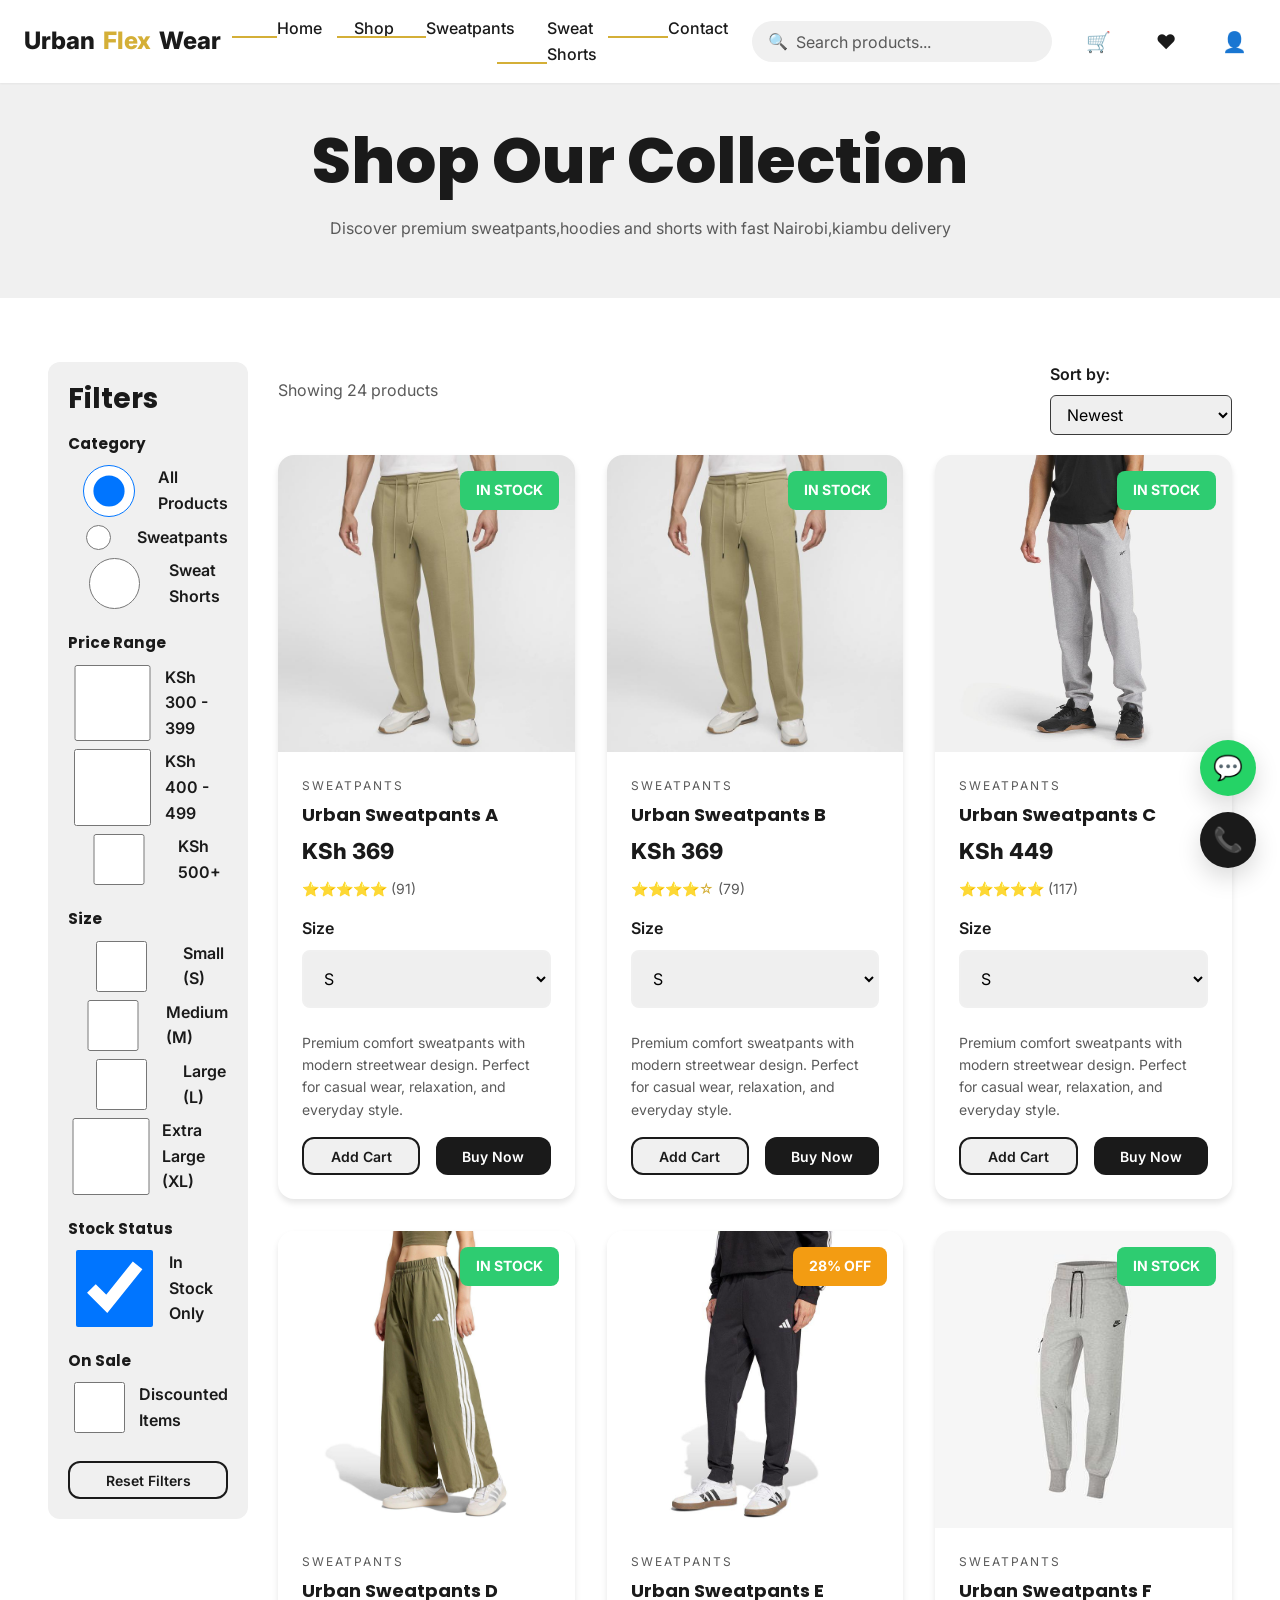
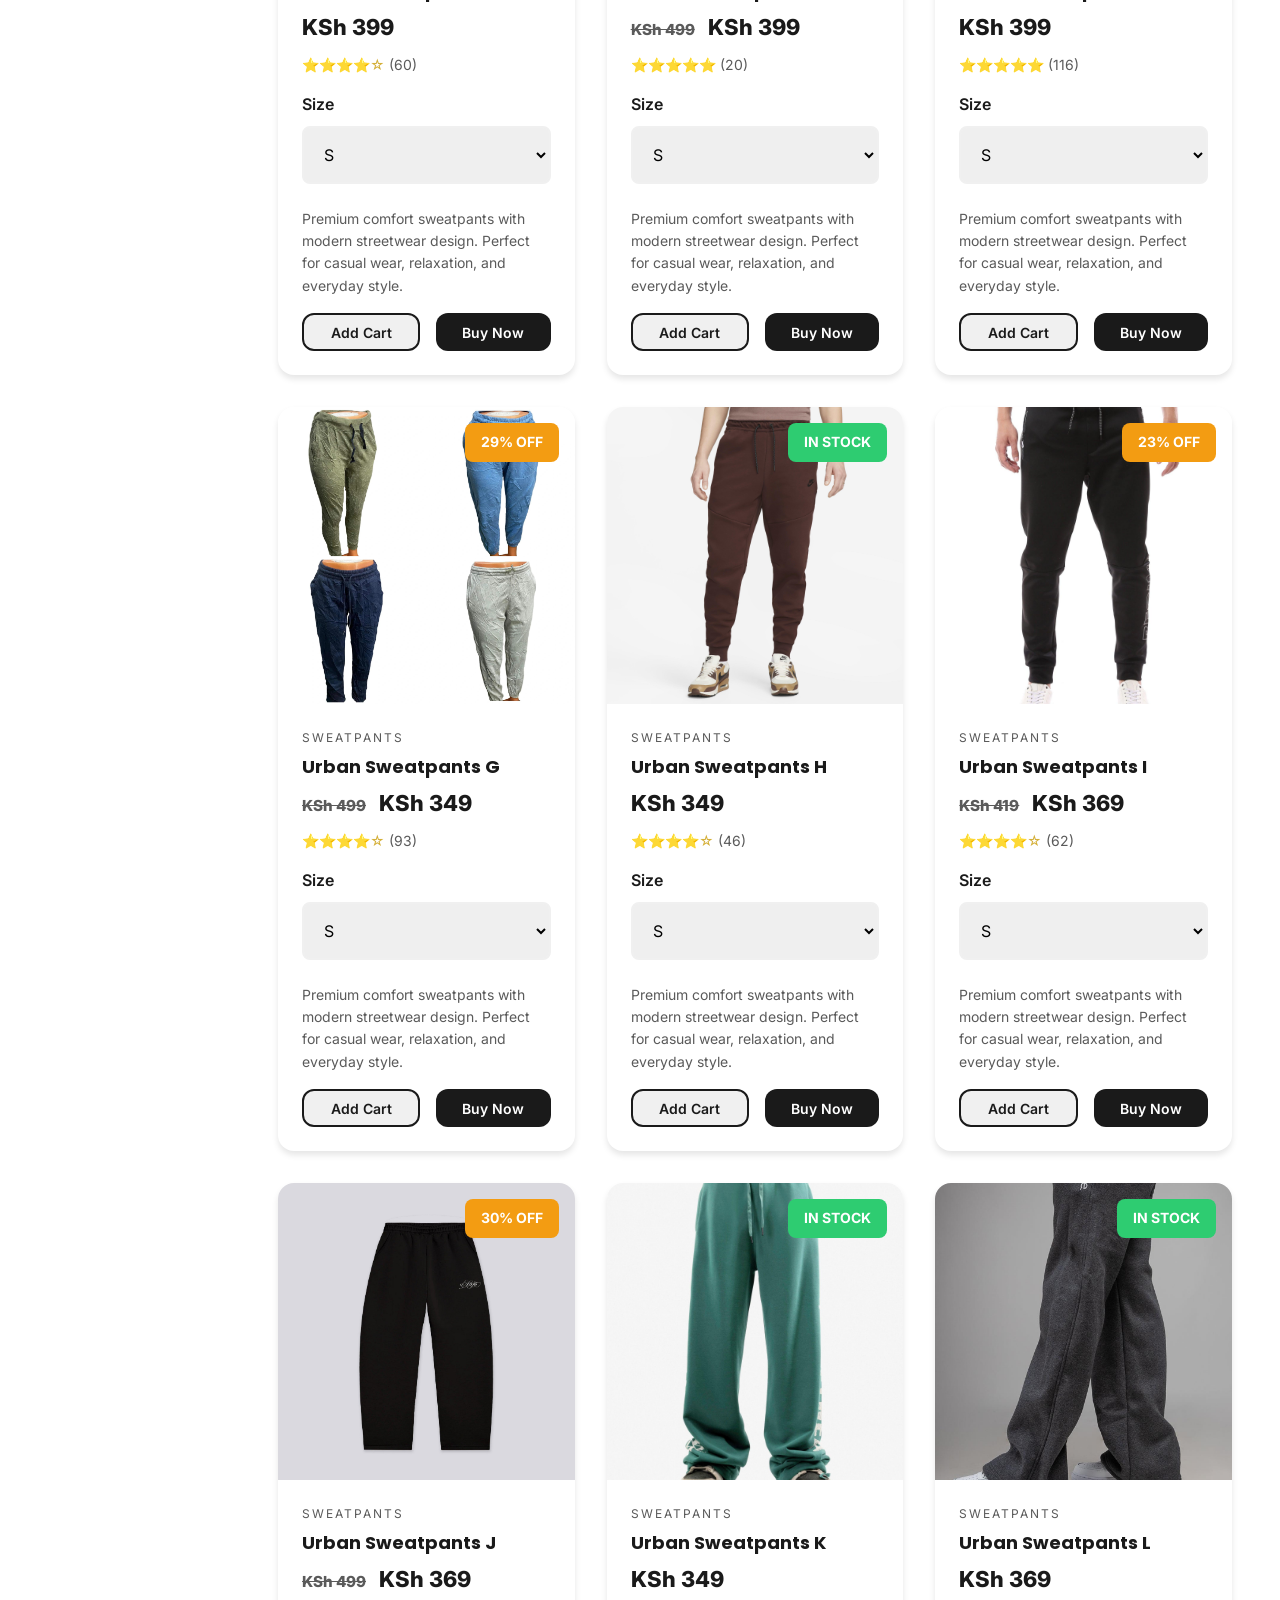
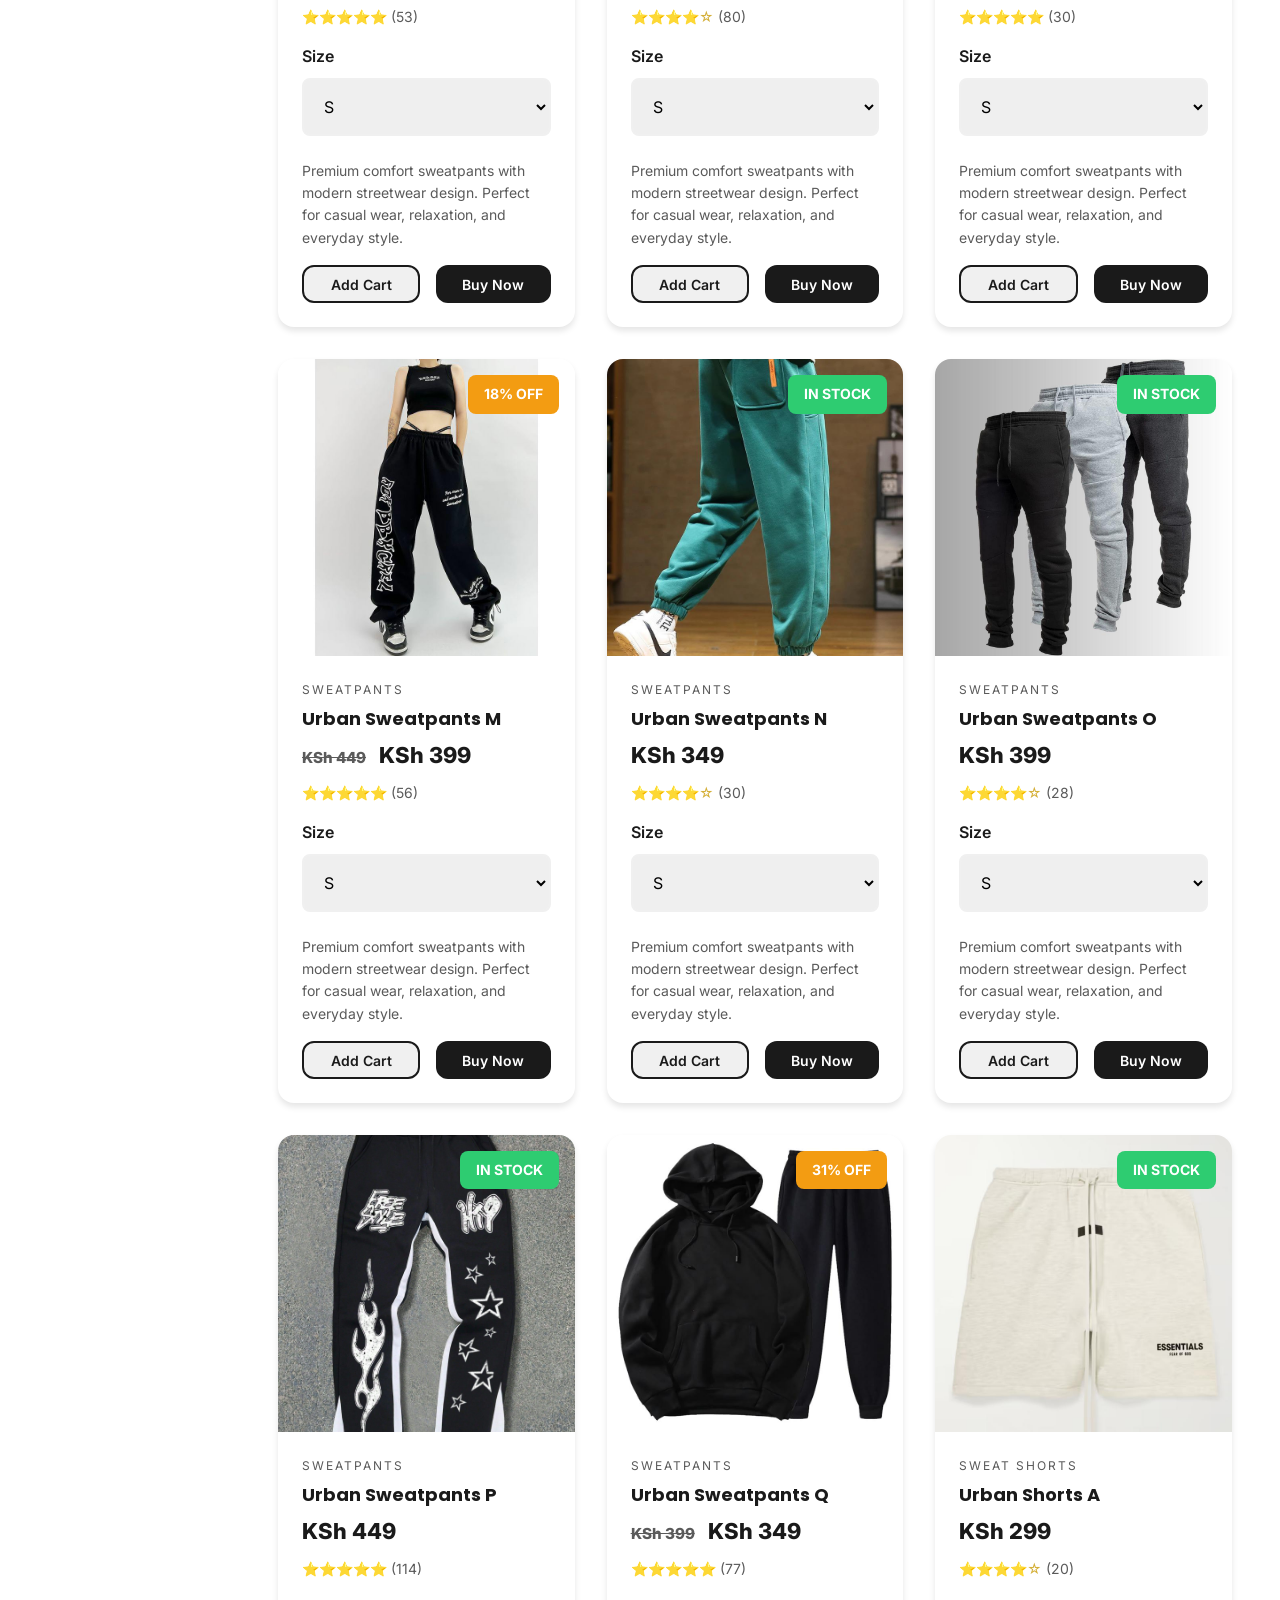
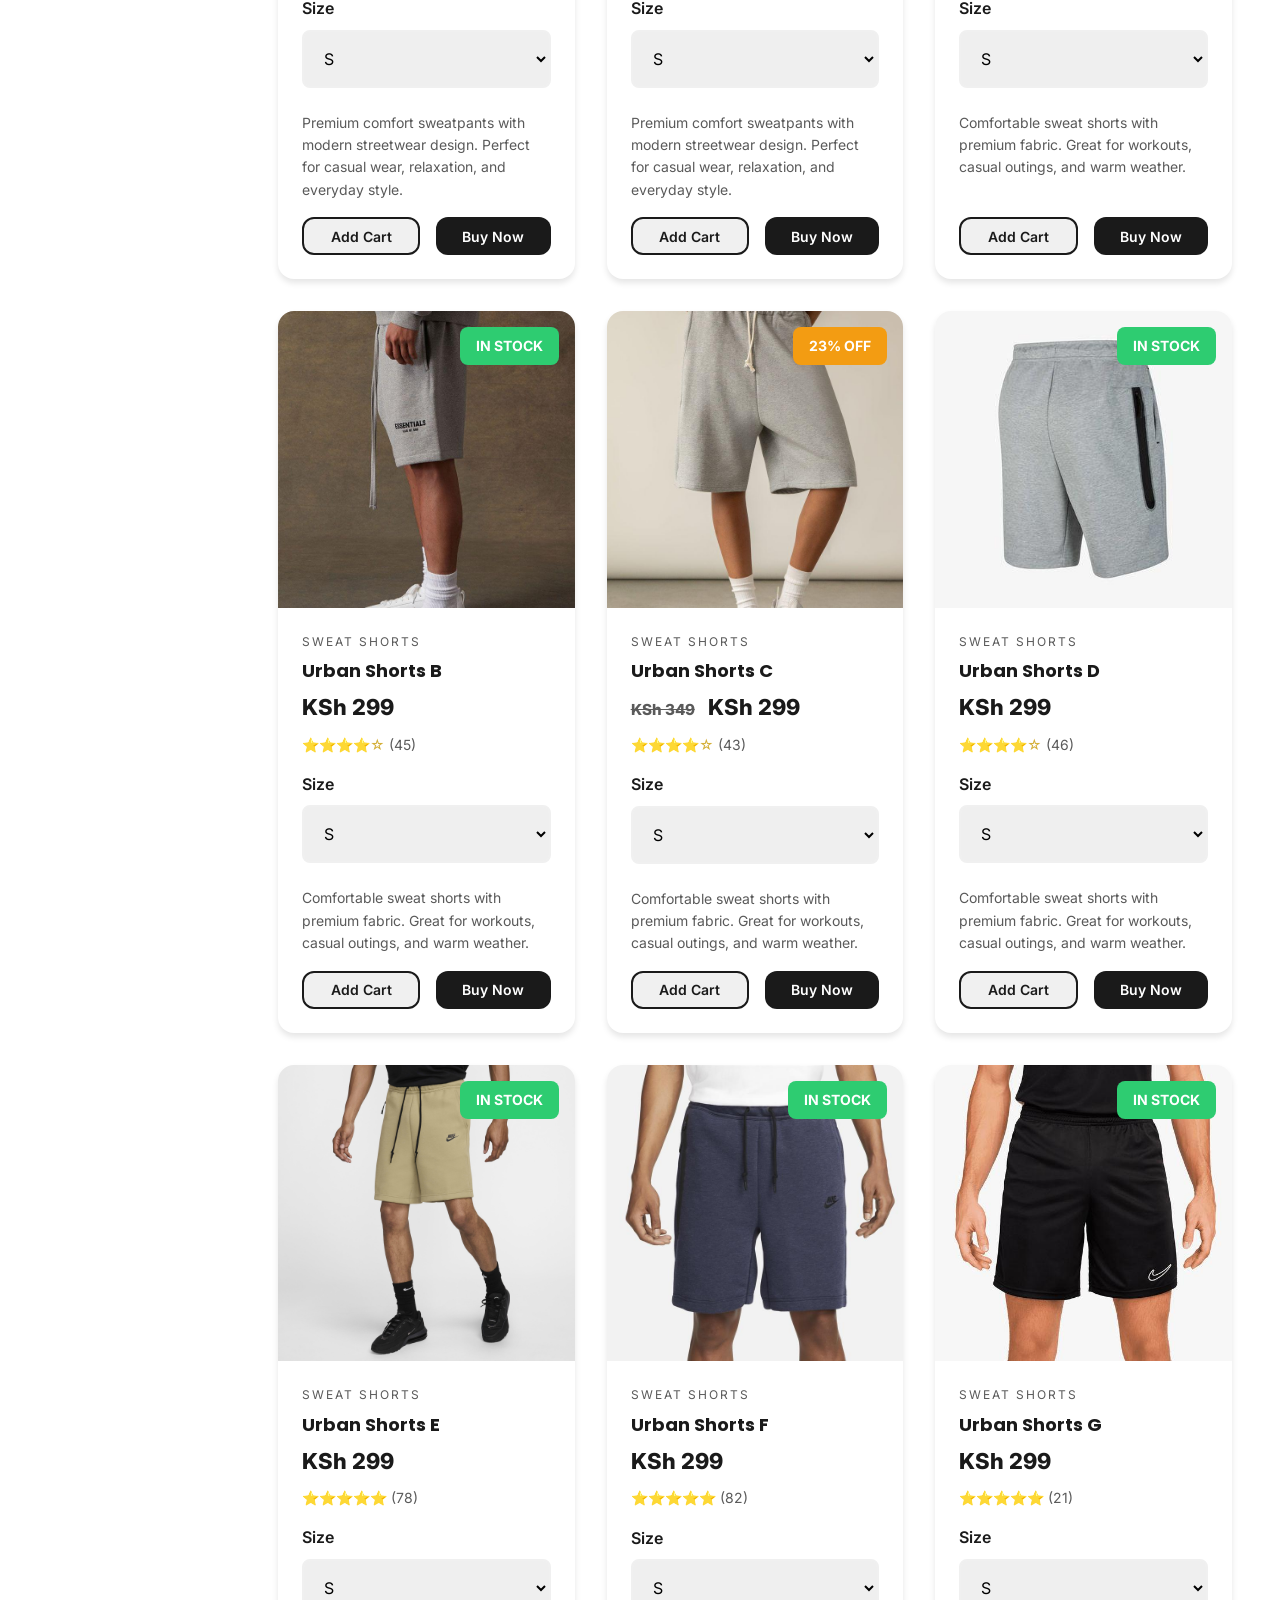
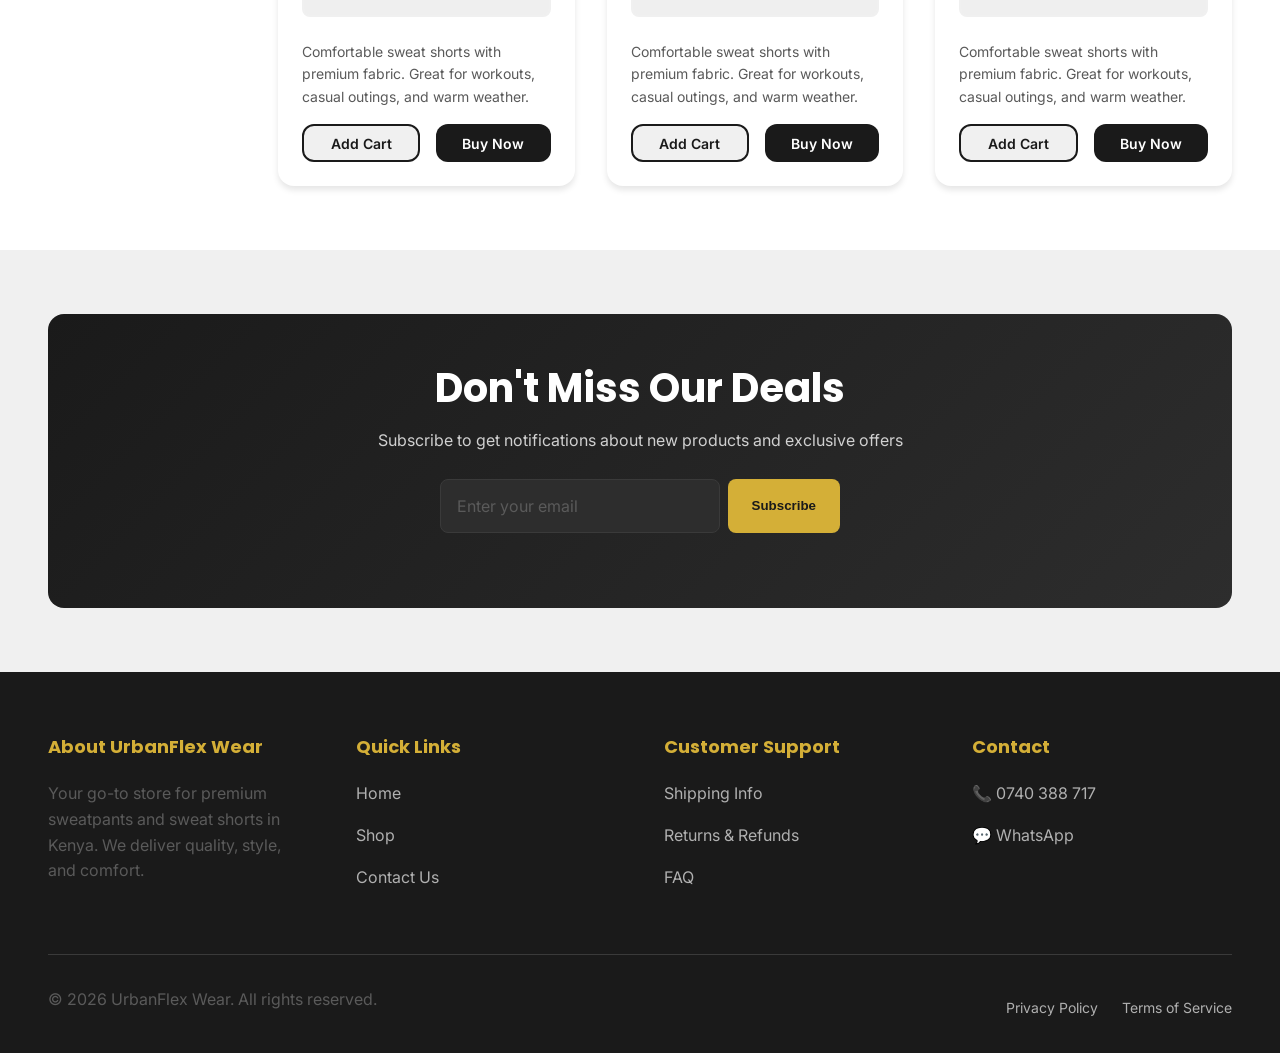
<file: shop.html>
<!DOCTYPE html>
<html lang="en">
<head>
    <meta charset="UTF-8">
    <meta name="viewport" content="width=device-width, initial-scale=1.0">
    <title>Shop - Sweatpants & Shorts | UrbanFlex Wear Kenya</title>
    <meta name="description" content="Browse our complete collection of sweatpants and sweat shorts. Filter by category, size, and price. Fast delivery in Kenya.">
    <meta name="keywords" content="buy sweatpants Kenya, sweat shorts shop, streetwear collection, affordable clothing Kenya">
    <link rel="stylesheet" href="assets/css/main.css">
    <link rel="canonical" href="https://urbanflexwear.com/shop">
</head>
<body>
    <!-- Navigation -->
    <nav>
        <div class="navbar">
            <a href="index.html" class="logo">Urban<span>Flex</span> Wear</a>
            <ul class="nav-links">
                <li><a href="index.html">Home</a></li>
                <li><a href="shop.html" class="active">Shop</a></li>
                <li><a href="shop.html?category=sweatpants">Sweatpants</a></li>
                <li><a href="shop.html?category=shorts">Sweat Shorts</a></li>
                <li><a href="contact.html">Contact</a></li>
            </ul>
            
            <div class="search-bar">
                <span>🔍</span>
                <input type="search" placeholder="Search products..." aria-label="Search products">
            </div>
            
            <div class="nav-icons">
                <div class="nav-icon cart-icon" title="Shopping Cart">
                    🛒
                    <span class="nav-badge" style="display: none;">0</span>
                </div>
                <div class="nav-icon">❤️</div>
                <div class="nav-icon">👤</div>
            </div>
            
            <div class="hamburger">
                <span></span>
                <span></span>
                <span></span>
            </div>
        </div>
    </nav>

    <!-- Shop Header -->
    <section style="background-color: var(--light-grey); padding: 40px 0; text-align: center;">
        <div class="container">
            <h1>Shop Our Collection</h1>
            <p style="margin-top: 10px; color: var(--medium-grey);">Discover premium sweatpants,hoodies and shorts with fast Nairobi,kiambu delivery</p>
        </div>
    </section>

    <!-- Shop Content -->
    <section class="section">
        <div class="container">
            <div style="display: grid; grid-template-columns: 200px 1fr; gap: 30px;">
                <!-- Filters Sidebar -->
                <aside style="background-color: var(--light-grey); padding: 20px; border-radius: 12px; height: fit-content; position: sticky; top: 80px;">
                    <h3 style="margin-bottom: 20px;">Filters</h3>

                    <!-- Category Filter -->
                    <div style="margin-bottom: 25px;">
                        <h4 style="font-size: 0.95rem; margin-bottom: 12px;">Category</h4>
                        <label style="display: flex; margin-bottom: 8px; cursor: pointer;">
                            <input type="radio" name="category" value="all" checked> 
                            <span style="margin-left: 8px;">All Products</span>
                        </label>
                        <label style="display: flex; margin-bottom: 8px; cursor: pointer;">
                            <input type="radio" name="category" value="sweatpants"> 
                            <span style="margin-left: 8px;">Sweatpants</span>
                        </label>
                        <label style="display: flex; cursor: pointer;">
                            <input type="radio" name="category" value="shorts"> 
                            <span style="margin-left: 8px;">Sweat Shorts</span>
                        </label>
                    </div>

                    <!-- Price Filter -->
                    <div style="margin-bottom: 25px;">
                        <h4 style="font-size: 0.95rem; margin-bottom: 12px;">Price Range</h4>
                        <label style="display: flex; margin-bottom: 8px; cursor: pointer;">
                            <input type="checkbox" name="price" value="300-399"> 
                            <span style="margin-left: 8px;">KSh 300 - 399</span>
                        </label>
                        <label style="display: flex; margin-bottom: 8px; cursor: pointer;">
                            <input type="checkbox" name="price" value="400-499"> 
                            <span style="margin-left: 8px;">KSh 400 - 499</span>
                        </label>
                        <label style="display: flex; cursor: pointer;">
                            <input type="checkbox" name="price" value="500+"> 
                            <span style="margin-left: 8px;">KSh 500+</span>
                        </label>
                    </div>

                    <!-- Size Filter -->
                    <div style="margin-bottom: 25px;">
                        <h4 style="font-size: 0.95rem; margin-bottom: 12px;">Size</h4>
                        <label style="display: flex; margin-bottom: 8px; cursor: pointer;">
                            <input type="checkbox" name="size" value="S"> 
                            <span style="margin-left: 8px;">Small (S)</span>
                        </label>
                        <label style="display: flex; margin-bottom: 8px; cursor: pointer;">
                            <input type="checkbox" name="size" value="M"> 
                            <span style="margin-left: 8px;">Medium (M)</span>
                        </label>
                        <label style="display: flex; margin-bottom: 8px; cursor: pointer;">
                            <input type="checkbox" name="size" value="L"> 
                            <span style="margin-left: 8px;">Large (L)</span>
                        </label>
                        <label style="display: flex; cursor: pointer;">
                            <input type="checkbox" name="size" value="XL"> 
                            <span style="margin-left: 8px;">Extra Large (XL)</span>
                        </label>
                    </div>

                    <!-- Stock Filter -->
                    <div style="margin-bottom: 25px;">
                        <h4 style="font-size: 0.95rem; margin-bottom: 12px;">Stock Status</h4>
                        <label style="display: flex; cursor: pointer;">
                            <input type="checkbox" name="stock" value="in-stock" checked> 
                            <span style="margin-left: 8px;">In Stock Only</span>
                        </label>
                    </div>

                    <!-- Discount Filter -->
                    <div>
                        <h4 style="font-size: 0.95rem; margin-bottom: 12px;">On Sale</h4>
                        <label style="display: flex; cursor: pointer;">
                            <input type="checkbox" name="discount" value="on-sale"> 
                            <span style="margin-left: 8px;">Discounted Items</span>
                        </label>
                    </div>

                    <button onclick="resetFilters()" class="btn btn-secondary btn-small" style="width: 100%; margin-top: 20px;">Reset Filters</button>
                </aside>

                <!-- Products Grid -->
                <div>
                    <!-- Sort Options -->
                    <div style="display: flex; justify-content: space-between; align-items: center; margin-bottom: 20px; flex-wrap: wrap; gap: 15px;">
                        <div>
                            <p id="product-count" style="color: var(--medium-grey);">Showing all products</p>
                        </div>
                        <div>
                            <label style="margin-right: 10px;">Sort by:</label>
                            <select onchange="sortProducts(this.value)" style="padding: 8px 12px; border: 1px solid var(--dark-grey); border-radius: 6px;">
                                <option value="newest">Newest</option>
                                <option value="price-low">Price: Low to High</option>
                                <option value="price-high">Price: High to Low</option>
                                <option value="popular">Most Popular</option>
                                <option value="rating">Top Rated</option>
                            </select>
                        </div>
                    </div>

                    <!-- Products Display -->
                    <div id="products-grid" class="grid grid-3"></div>
                </div>
            </div>
        </div>
    </section>

    <!-- Newsletter Section -->
    <section class="section" style="background-color: var(--light-grey);">
        <div class="container">
            <div style="background: linear-gradient(135deg, #1a1a1a 0%, #2d2d2d 100%); color: white; padding: 50px; border-radius: 16px; text-align: center;">
                <h2>Don't Miss Our Deals</h2>
                <p style="color: #d0d0d0; margin-top: 10px;">Subscribe to get notifications about new products and exclusive offers</p>
                <form class="newsletter-form" style="max-width: 400px; margin: 25px auto;" onsubmit="handleNewsletterShop(event)">
                    <input type="email" placeholder="Enter your email" required>
                    <button type="submit">Subscribe</button>
                </form>
            </div>
        </div>
    </section>

    <!-- Footer -->
    <footer>
        <div class="container">
            <div class="footer-content">
                <div class="footer-section">
                    <h4>About UrbanFlex Wear</h4>
                    <p>Your go-to store for premium sweatpants and sweat shorts in Kenya. We deliver quality, style, and comfort.</p>
                </div>
                <div class="footer-section">
                    <h4>Quick Links</h4>
                    <ul>
                        <li><a href="index.html">Home</a></li>
                        <li><a href="shop.html">Shop</a></li>
                        <li><a href="contact.html">Contact Us</a></li>
                    </ul>
                </div>
                <div class="footer-section">
                    <h4>Customer Support</h4>
                    <ul>
                        <li><a href="#">Shipping Info</a></li>
                        <li><a href="#">Returns & Refunds</a></li>
                        <li><a href="#">FAQ</a></li>
                    </ul>
                </div>
                <div class="footer-section">
                    <h4>Contact</h4>
                    <p><a href="tel:+254740388717">📞 0740 388 717</a></p>
                    <p><a href="https://wa.me/254740388717">💬 WhatsApp</a></p>
                </div>
            </div>

            <div class="footer-bottom">
                <p>&copy; 2026 UrbanFlex Wear. All rights reserved.</p>
                <div class="footer-links">
                    <a href="#">Privacy Policy</a>
                    <a href="#">Terms of Service</a>
                </div>
            </div>
        </div>
    </footer>

    <!-- Floating Buttons -->
    <div class="floating-buttons">
        <a href="https://wa.me/254740388717?text=Hi UrbanFlex Wear!" class="floating-btn floating-btn-whatsapp" title="Chat on WhatsApp">💬</a>
        <a href="tel:+254740388717" class="floating-btn floating-btn-call" title="Call Us">📞</a>
    </div>

    <script src="assets/js/app.js"></script>
    <script src="assets/js/shop.js"></script>
</body>
</html>
</file>
<file: assets/css/main.css>
/* ====================================
   UrbanFlex Wear - Main Stylesheet
   ==================================== */

@import url('https://fonts.googleapis.com/css2?family=Inter:wght@400;500;600;700;800&family=Poppins:wght@400;500;600;700;800&display=swap');

:root {
    /* Colors */
    --primary-black: #1a1a1a;
    --secondary-black: #2d2d2d;
    --accent-black: #0a0a0a;
    --dark-grey: #3a3a3a;
    --medium-grey: #5a5a5a;
    --light-grey: #f0f0f0;
    --white: #ffffff;
    --accent-gold: #d4af37;
    --success-green: #2ecc71;
    --error-red: #e74c3c;
    --warning-orange: #f39c12;
    
    /* Spacing */
    --spacing-xs: 0.25rem;
    --spacing-sm: 0.5rem;
    --spacing-md: 1rem;
    --spacing-lg: 1.5rem;
    --spacing-xl: 2rem;
    --spacing-2xl: 3rem;
    --spacing-3xl: 4rem;
    
    /* Border Radius */
    --radius-sm: 4px;
    --radius-md: 8px;
    --radius-lg: 12px;
    --radius-xl: 16px;
    --radius-full: 9999px;
    
    /* Transitions */
    --transition-fast: 150ms cubic-bezier(0.4, 0, 0.2, 1);
    --transition-normal: 300ms cubic-bezier(0.4, 0, 0.2, 1);
    --transition-slow: 500ms cubic-bezier(0.4, 0, 0.2, 1);
    
    /* Shadows */
    --shadow-sm: 0 1px 2px rgba(0, 0, 0, 0.05);
    --shadow-md: 0 4px 6px rgba(0, 0, 0, 0.1);
    --shadow-lg: 0 10px 25px rgba(0, 0, 0, 0.15);
    --shadow-xl: 0 20px 40px rgba(0, 0, 0, 0.2);
}

/* ====================================
   Global Styles
   ==================================== */

* {
    margin: 0;
    padding: 0;
    box-sizing: border-box;
}

html {
    scroll-behavior: smooth;
    font-size: 16px;
}

body {
    font-family: 'Inter', sans-serif;
    color: var(--primary-black);
    background-color: var(--white);
    line-height: 1.6;
    overflow-x: hidden;
}

/* ====================================
   Typography
   ==================================== */

h1, h2, h3, h4, h5, h6 {
    font-family: 'Poppins', sans-serif;
    font-weight: 700;
    line-height: 1.2;
    margin-bottom: var(--spacing-md);
}

h1 {
    font-size: clamp(2rem, 5vw, 4rem);
    font-weight: 800;
}

h2 {
    font-size: clamp(1.75rem, 4vw, 2.5rem);
}

h3 {
    font-size: clamp(1.25rem, 3vw, 1.75rem);
}

h4 {
    font-size: 1.125rem;
}

p {
    margin-bottom: var(--spacing-md);
    color: var(--medium-grey);
}

a {
    color: var(--primary-black);
    text-decoration: none;
    transition: color var(--transition-fast);
}

a:hover {
    color: var(--accent-gold);
}

/* ====================================
   Buttons
   ==================================== */

.btn {
    display: inline-flex;
    align-items: center;
    justify-content: center;
    gap: var(--spacing-sm);
    padding: var(--spacing-md) var(--spacing-lg);
    border: none;
    border-radius: var(--radius-lg);
    font-family: inherit;
    font-size: 0.95rem;
    font-weight: 600;
    cursor: pointer;
    transition: all var(--transition-normal);
    text-decoration: none;
    white-space: nowrap;
    min-height: 44px;
}

.btn-primary {
    background-color: var(--primary-black);
    color: var(--white);
}

.btn-primary:hover {
    background-color: var(--accent-black);
    transform: translateY(-2px);
    box-shadow: var(--shadow-lg);
}

.btn-secondary {
    background-color: var(--light-grey);
    color: var(--primary-black);
    border: 2px solid var(--primary-black);
}

.btn-secondary:hover {
    background-color: var(--primary-black);
    color: var(--white);
}

.btn-outline {
    background-color: transparent;
    color: var(--primary-black);
    border: 2px solid var(--primary-black);
}

.btn-outline:hover {
    background-color: var(--primary-black);
    color: var(--white);
}

.btn-success {
    background-color: var(--success-green);
    color: var(--white);
}

.btn-success:hover {
    background-color: #27ae60;
    transform: translateY(-2px);
}

.btn-small {
    padding: var(--spacing-sm) var(--spacing-md);
    font-size: 0.875rem;
    min-height: 38px;
}

.btn-large {
    padding: var(--spacing-lg) var(--spacing-2xl);
    font-size: 1rem;
    min-height: 48px;
}

.btn:disabled {
    opacity: 0.5;
    cursor: not-allowed;
    transform: none !important;
}

/* ====================================
   Forms
   ==================================== */

.form-group {
    margin-bottom: var(--spacing-lg);
}

label {
    display: block;
    margin-bottom: var(--spacing-sm);
    font-weight: 600;
    color: var(--primary-black);
}

input, select, textarea {
    width: 100%;
    padding: var(--spacing-md);
    border: 2px solid var(--light-grey);
    border-radius: var(--radius-md);
    font-family: inherit;
    font-size: 1rem;
    transition: border-color var(--transition-fast);
}

input:focus, select:focus, textarea:focus {
    outline: none;
    border-color: var(--primary-black);
    box-shadow: 0 0 0 3px rgba(26, 26, 26, 0.1);
}

input::placeholder {
    color: var(--medium-grey);
}

/* ====================================
   Navigation
   ==================================== */

nav {
    background-color: var(--white);
    box-shadow: var(--shadow-sm);
    position: sticky;
    top: 0;
    z-index: 100;
}

.navbar {
    display: flex;
    align-items: center;
    justify-content: space-between;
    max-width: 1400px;
    margin: 0 auto;
    padding: var(--spacing-md) var(--spacing-lg);
    gap: var(--spacing-lg);
    position: relative;
}

.logo {
    font-size: 1.5rem;
    font-weight: 800;
    color: var(--primary-black);
    display: flex;
    align-items: center;
    gap: var(--spacing-sm);
    transition: transform var(--transition-fast);
}

.logo:hover {
    transform: scale(1.05);
}

.logo span {
    color: var(--accent-gold);
}

.nav-links {
    display: flex;
    gap: var(--spacing-xl);
    list-style: none;
    flex: 1;
    margin-left: var(--spacing-xl);
}

.nav-links a {
    font-weight: 500;
    position: relative;
    overflow: hidden;
}

.nav-links a::after {
    content: '';
    position: absolute;
    bottom: 0;
    left: -100%;
    width: 100%;
    height: 2px;
    background-color: var(--accent-gold);
    transition: left var(--transition-normal);
}

.nav-links a:hover::after,
.nav-links a.active::after {
    left: 0;
}

.nav-icons {
    display: flex;
    align-items: center;
    gap: var(--spacing-lg);
}

.nav-icon {
    position: relative;
    cursor: pointer;
    font-size: 1.25rem;
    display: flex;
    align-items: center;
    justify-content: center;
    width: 44px;
    height: 44px;
    border-radius: var(--radius-lg);
    transition: background-color var(--transition-fast);
}

.nav-icon:hover {
    background-color: var(--light-grey);
}

.nav-badge {
    position: absolute;
    top: -5px;
    right: -5px;
    background-color: var(--error-red);
    color: var(--white);
    font-size: 0.75rem;
    width: 20px;
    height: 20px;
    border-radius: 50%;
    display: flex;
    align-items: center;
    justify-content: center;
    font-weight: 700;
}

.search-bar {
    display: flex;
    align-items: center;
    background-color: var(--light-grey);
    border-radius: var(--radius-full);
    padding: var(--spacing-sm) var(--spacing-md);
    flex: 1;
    max-width: 300px;
    transition: background-color var(--transition-fast);
}

.search-bar:focus-within {
    background-color: #e8e8e8;
}

.search-bar input {
    background: none;
    border: none;
    flex: 1;
    padding: 0;
    margin-left: var(--spacing-sm);
}

.search-bar input:focus {
    box-shadow: none;
}

.hamburger {
    display: none;
    flex-direction: column;
    gap: 4px;
    cursor: pointer;
}

.hamburger span {
    width: 25px;
    height: 3px;
    background-color: var(--primary-black);
    border-radius: var(--radius-sm);
    transition: all var(--transition-normal);
}

.hamburger.active span:nth-child(1) {
    transform: rotate(45deg) translate(8px, 8px);
}

.hamburger.active span:nth-child(2) {
    opacity: 0;
}

.hamburger.active span:nth-child(3) {
    transform: rotate(-45deg) translate(8px, -8px);
}

/* ====================================
   Hero Section
   ==================================== */

.hero {
    background: linear-gradient(135deg, var(--primary-black) 0%, var(--secondary-black) 100%);
    color: var(--white);
    padding: var(--spacing-3xl) var(--spacing-lg);
    min-height: 600px;
    display: flex;
    align-items: center;
    justify-content: center;
    position: relative;
    overflow: hidden;
}

.hero::before {
    content: '';
    position: absolute;
    top: 0;
    left: 0;
    right: 0;
    bottom: 0;
    background: url('data:image/svg+xml,<svg xmlns="http://www.w3.org/2000/svg" viewBox="0 0 1200 600"><defs><pattern id="grid" width="40" height="40" patternUnits="userSpaceOnUse"><path d="M 40 0 L 0 0 0 40" fill="none" stroke="%23ffffff" stroke-width="0.5" opacity="0.1"/></pattern></defs><rect width="1200" height="600" fill="none"/><rect width="1200" height="600" fill="url(%23grid)"/></svg>');
    opacity: 0.1;
}

.hero-content {
    max-width: 800px;
    text-align: center;
    z-index: 2;
    animation: fadeInUp 0.8s ease-out;
}

.hero h1 {
    font-size: clamp(2.5rem, 6vw, 4.5rem);
    margin-bottom: var(--spacing-lg);
    color: var(--white);
}

.hero .accent {
    color: var(--accent-gold);
}

.hero p {
    font-size: 1.25rem;
    margin-bottom: var(--spacing-2xl);
    color: #d0d0d0;
}

.hero-buttons {
    display: flex;
    gap: var(--spacing-lg);
    justify-content: center;
    flex-wrap: wrap;
}

/* ====================================
   Container & Layout
   ==================================== */

.container {
    max-width: 1400px;
    margin: 0 auto;
    padding: 0 var(--spacing-lg);
}

.section {
    padding: var(--spacing-3xl) var(--spacing-lg);
}

.section-title {
    text-align: center;
    margin-bottom: var(--spacing-3xl);
}

.section-title h2 {
    position: relative;
    display: inline-block;
}

.section-title h2::after {
    content: '';
    position: absolute;
    bottom: -10px;
    left: 50%;
    transform: translateX(-50%);
    width: 60px;
    height: 4px;
    background-color: var(--accent-gold);
    border-radius: var(--radius-full);
}

.grid {
    display: grid;
    gap: var(--spacing-xl);
}

.grid-2 {
    grid-template-columns: repeat(auto-fit, minmax(300px, 1fr));
}

.grid-3 {
    grid-template-columns: repeat(auto-fit, minmax(280px, 1fr));
}

.grid-4 {
    grid-template-columns: repeat(auto-fit, minmax(250px, 1fr));
}

/* ====================================
   Product Card
   ==================================== */

.product-card {
    background-color: var(--white);
    border-radius: var(--radius-xl);
    overflow: hidden;
    transition: all var(--transition-normal);
    box-shadow: var(--shadow-md);
    display: flex;
    flex-direction: column;
    height: 100%;
}

.product-card:hover {
    transform: translateY(-8px);
    box-shadow: var(--shadow-xl);
}

.product-image-container {
    position: relative;
    width: 100%;
    aspect-ratio: 1;
    overflow: hidden;
    background-color: var(--light-grey);
}

.product-image {
    width: 100%;
    height: 100%;
    object-fit: cover;
    transition: transform var(--transition-normal);
}

.product-card:hover .product-image {
    transform: scale(1.1);
}

.product-badge {
    position: absolute;
    top: var(--spacing-md);
    right: var(--spacing-md);
    background-color: var(--error-red);
    color: var(--white);
    padding: var(--spacing-sm) var(--spacing-md);
    border-radius: var(--radius-md);
    font-weight: 700;
    font-size: 0.875rem;
    animation: slideInRight 0.5s ease-out;
}

.product-badge.discount {
    background-color: var(--warning-orange);
}

.product-badge.in-stock {
    background-color: var(--success-green);
}

.product-info {
    padding: var(--spacing-lg);
    flex: 1;
    display: flex;
    flex-direction: column;
}

.product-category {
    font-size: 0.75rem;
    text-transform: uppercase;
    letter-spacing: 2px;
    color: var(--medium-grey);
    margin-bottom: var(--spacing-sm);
}

.product-name {
    font-size: 1.125rem;
    font-weight: 700;
    margin-bottom: var(--spacing-sm);
    line-height: 1.3;
}

.product-price {
    font-size: 1.375rem;
    font-weight: 800;
    color: var(--primary-black);
    margin-bottom: var(--spacing-sm);
}

.product-price .original {
    text-decoration: line-through;
    font-size: 0.95rem;
    color: var(--medium-grey);
    margin-right: var(--spacing-sm);
}

.product-rating {
    display: flex;
    gap: var(--spacing-xs);
    margin-bottom: var(--spacing-md);
}

.star {
    color: var(--accent-gold);
    font-size: 0.875rem;
}

.product-actions {
    display: flex;
    gap: var(--spacing-md);
    margin-top: auto;
}

.product-actions .btn {
    flex: 1;
}

.btn-add-cart {
    background-color: var(--light-grey);
    color: var(--primary-black);
    border: 2px solid var(--primary-black);
}

.btn-add-cart:hover {
    background-color: var(--primary-black);
    color: var(--white);
}

.btn-buy-now {
    flex: 1;
}

/* ====================================
   Featured Section
   ==================================== */

.featured {
    background-color: var(--light-grey);
}

.featured-banner {
    background: linear-gradient(135deg, #1a1a1a 0%, #2d2d2d 100%);
    color: var(--white);
    padding: var(--spacing-3xl) var(--spacing-lg);
    margin-bottom: var(--spacing-2xl);
    border-radius: var(--radius-lg);
    text-align: center;
}

.featured-banner h3 {
    color: var(--accent-gold);
    margin-bottom: var(--spacing-md);
}

/* ====================================
   Cart
   ==================================== */

.cart-container {
    display: grid;
    grid-template-columns: 1fr 350px;
    gap: var(--spacing-2xl);
    margin-top: var(--spacing-2xl);
}

.cart-items {
    display: flex;
    flex-direction: column;
    gap: var(--spacing-lg);
}

.cart-item {
    display: grid;
    grid-template-columns: 120px 1fr auto;
    gap: var(--spacing-lg);
    align-items: center;
    padding: var(--spacing-lg);
    background-color: var(--light-grey);
    border-radius: var(--radius-lg);
    transition: all var(--transition-normal);
}

.cart-item:hover {
    box-shadow: var(--shadow-md);
}

.cart-item-image {
    width: 120px;
    height: 120px;
    border-radius: var(--radius-md);
    object-fit: cover;
    background-color: var(--white);
}

.cart-item-details {
    display: flex;
    flex-direction: column;
    gap: var(--spacing-sm);
}

.cart-item-price {
    font-size: 1.25rem;
    font-weight: 700;
}

.cart-item-controls {
    display: flex;
    align-items: center;
    gap: var(--spacing-sm);
}

.cart-item-controls button {
    width: 32px;
    height: 32px;
    border: 1px solid var(--dark-grey);
    background-color: var(--white);
    border-radius: var(--radius-md);
    cursor: pointer;
    transition: all var(--transition-fast);
    font-weight: 600;
}

.cart-item-controls button:hover {
    background-color: var(--primary-black);
    color: var(--white);
}

.cart-summary {
    position: sticky;
    top: 100px;
    background-color: var(--light-grey);
    padding: var(--spacing-xl);
    border-radius: var(--radius-lg);
    height: fit-content;
}

.summary-row {
    display: flex;
    justify-content: space-between;
    margin-bottom: var(--spacing-md);
    font-weight: 500;
}

.summary-row.total {
    border-top: 2px solid var(--dark-grey);
    padding-top: var(--spacing-md);
    font-size: 1.25rem;
    font-weight: 700;
    color: var(--primary-black);
}

.empty-cart {
    text-align: center;
    padding: var(--spacing-3xl) var(--spacing-lg);
}

.empty-cart-icon {
    font-size: 4rem;
    margin-bottom: var(--spacing-lg);
    opacity: 0.5;
}

/* ====================================
   Footer
   ==================================== */

footer {
    background-color: var(--primary-black);
    color: var(--white);
    padding: var(--spacing-3xl) var(--spacing-lg) var(--spacing-lg);
}

.footer-content {
    display: grid;
    grid-template-columns: repeat(auto-fit, minmax(250px, 1fr));
    gap: var(--spacing-2xl);
    margin-bottom: var(--spacing-2xl);
}

.footer-section h4 {
    color: var(--accent-gold);
    margin-bottom: var(--spacing-lg);
}

.footer-section ul {
    list-style: none;
}

.footer-section ul li {
    margin-bottom: var(--spacing-md);
}

.footer-section a {
    color: #b0b0b0;
    transition: color var(--transition-fast);
}

.footer-section a:hover {
    color: var(--accent-gold);
}

.newsletter {
    margin-bottom: var(--spacing-2xl);
}

.newsletter-form {
    display: flex;
    gap: var(--spacing-sm);
    margin-top: var(--spacing-md);
}

.newsletter-form input {
    flex: 1;
    padding: var(--spacing-md);
    background-color: var(--secondary-black);
    border: 1px solid var(--dark-grey);
    color: var(--white);
    border-radius: var(--radius-md);
}

.newsletter-form input::placeholder {
    color: var(--medium-grey);
}

.newsletter-form button {
    padding: var(--spacing-md) var(--spacing-lg);
    background-color: var(--accent-gold);
    color: var(--primary-black);
    border: none;
    border-radius: var(--radius-md);
    font-weight: 600;
    cursor: pointer;
    transition: all var(--transition-fast);
}

.newsletter-form button:hover {
    transform: translateY(-2px);
    box-shadow: var(--shadow-lg);
}

.footer-bottom {
    border-top: 1px solid var(--dark-grey);
    padding-top: var(--spacing-xl);
    display: flex;
    justify-content: space-between;
    align-items: center;
    flex-wrap: wrap;
    gap: var(--spacing-lg);
}

.footer-links {
    display: flex;
    gap: var(--spacing-lg);
    flex-wrap: wrap;
}

.footer-links a {
    font-size: 0.875rem;
    color: #b0b0b0;
}

.social-links {
    display: flex;
    gap: var(--spacing-md);
}

.social-links a {
    display: flex;
    align-items: center;
    justify-content: center;
    width: 40px;
    height: 40px;
    background-color: var(--secondary-black);
    border-radius: 50%;
    color: var(--accent-gold);
    transition: all var(--transition-fast);
}

.social-links a:hover {
    background-color: var(--accent-gold);
    color: var(--primary-black);
    transform: translateY(-3px);
}

/* ====================================
   Floating Buttons
   ==================================== */

.floating-buttons {
    position: fixed;
    bottom: var(--spacing-xl);
    right: var(--spacing-lg);
    display: flex;
    flex-direction: column;
    gap: var(--spacing-md);
    z-index: 50;
}

.floating-btn {
    width: 56px;
    height: 56px;
    border-radius: 50%;
    display: flex;
    align-items: center;
    justify-content: center;
    font-size: 1.5rem;
    text-decoration: none;
    transition: all var(--transition-normal);
    box-shadow: var(--shadow-lg);
    animation: scaleIn 0.5s ease-out;
}

.floating-btn-whatsapp {
    background-color: #25D366;
    color: var(--white);
}

.floating-btn-whatsapp:hover {
    transform: scale(1.15);
    box-shadow: var(--shadow-xl);
}

.floating-btn-call {
    background-color: var(--primary-black);
    color: var(--white);
}

.floating-btn-call:hover {
    transform: scale(1.15);
    box-shadow: var(--shadow-xl);
}

/* ====================================
   Animations
   ==================================== */

@keyframes fadeInUp {
    from {
        opacity: 0;
        transform: translateY(30px);
    }
    to {
        opacity: 1;
        transform: translateY(0);
    }
}

@keyframes slideInRight {
    from {
        opacity: 0;
        transform: translateX(20px);
    }
    to {
        opacity: 1;
        transform: translateX(0);
    }
}

@keyframes scaleIn {
    from {
        opacity: 0;
        transform: scale(0.5);
    }
    to {
        opacity: 1;
        transform: scale(1);
    }
}

@keyframes spin {
    from {
        transform: rotate(0deg);
    }
    to {
        transform: rotate(360deg);
    }
}

.loading {
    display: inline-block;
    width: 20px;
    height: 20px;
    border: 3px solid var(--light-grey);
    border-top-color: var(--primary-black);
    border-radius: 50%;
    animation: spin 0.8s linear infinite;
}

/* ====================================
   Utility Classes
   ==================================== */

.text-center {
    text-align: center;
}

.text-gold {
    color: var(--accent-gold);
}

.text-error {
    color: var(--error-red);
}

.text-success {
    color: var(--success-green);
}

.mt-xs { margin-top: var(--spacing-xs); }
.mt-sm { margin-top: var(--spacing-sm); }
.mt-md { margin-top: var(--spacing-md); }
.mt-lg { margin-top: var(--spacing-lg); }
.mt-xl { margin-top: var(--spacing-xl); }

.mb-xs { margin-bottom: var(--spacing-xs); }
.mb-sm { margin-bottom: var(--spacing-sm); }
.mb-md { margin-bottom: var(--spacing-md); }
.mb-lg { margin-bottom: var(--spacing-lg); }
.mb-xl { margin-bottom: var(--spacing-xl); }

.hidden {
    display: none !important;
}

.sr-only {
    position: absolute;
    width: 1px;
    height: 1px;
    padding: 0;
    margin: -1px;
    overflow: hidden;
    clip: rect(0, 0, 0, 0);
    white-space: nowrap;
    border-width: 0;
}

/* ====================================
   Responsive Design
   ==================================== */

@media (max-width: 1024px) {
    .grid-3 {
        grid-template-columns: repeat(auto-fit, minmax(220px, 1fr));
    }
    
    .grid-4 {
        grid-template-columns: repeat(auto-fit, minmax(200px, 1fr));
    }
    
    .cart-container {
        grid-template-columns: 1fr;
    }
    
    .cart-summary {
        position: static;
    }
}

@media (max-width: 768px) {
    .nav-links {
        display: none;
        flex-direction: column;
        position: absolute;
        top: 100%;
        left: 0;
        right: 0;
        width: 100%;
        background-color: var(--white);
        padding: var(--spacing-lg);
        gap: var(--spacing-md);
        box-shadow: 0 18px 45px rgba(0, 0, 0, 0.1);
        z-index: 1000;
    }
    
    .hamburger {
        display: flex;
    }

    .nav-links.active {
        display: flex;
    }
    
    .search-bar {
        display: none;
    }
    
    .grid-2 {
        grid-template-columns: 1fr;
    }
    
    .grid-3 {
        grid-template-columns: repeat(auto-fit, minmax(150px, 1fr));
    }
    
    .grid-4 {
        grid-template-columns: repeat(2, 1fr);
    }
    
    .cart-item {
        grid-template-columns: 100px 1fr;
    }
    
    .cart-item-image {
        width: 100px;
        height: 100px;
    }
    
    .hero-buttons {
        flex-direction: column;
    }
    
    .hero-buttons .btn {
        width: 100%;
    }
    
    .section {
        padding: var(--spacing-2xl) var(--spacing-md);
    }
    
    .floating-buttons {
        bottom: var(--spacing-md);
        right: var(--spacing-md);
    }
    
    .footer-content {
        grid-template-columns: repeat(2, 1fr);
    }
    
    .footer-bottom {
        flex-direction: column;
        text-align: center;
    }
    
    .product-actions {
        flex-direction: column;
        gap: var(--spacing-sm);
    }
    
    .product-actions .btn {
        width: 100%;
    }
}

@media (max-width: 480px) {
    :root {
        font-size: 14px;
    }
    
    .navbar {
        padding: var(--spacing-md);
    }
    
    .logo {
        font-size: 1.25rem;
    }
    
    .nav-icons {
        gap: var(--spacing-md);
    }
    
    .section {
        padding: var(--spacing-xl) var(--spacing-md);
    }
    
    .grid-3, .grid-4 {
        grid-template-columns: repeat(2, 1fr);
    }
    
    .product-card {
        border-radius: var(--radius-lg);
    }
    
    .btn {
        padding: var(--spacing-md) var(--spacing-lg);
        font-size: 0.875rem;
    }
    
    .cart-item {
        grid-template-columns: 1fr;
        text-align: center;
    }
    
    .cart-item-image {
        width: 100%;
        height: auto;
        aspect-ratio: 1;
    }
}

/* ====================================
   Modal & Overlay
   ==================================== */

.modal {
    display: none;
    position: fixed;
    top: 0;
    left: 0;
    right: 0;
    bottom: 0;
    background-color: rgba(0, 0, 0, 0.7);
    z-index: 200;
    align-items: center;
    justify-content: center;
    animation: fadeIn 0.3s ease-out;
}

.modal.active {
    display: flex;
}

.modal-content {
    background-color: var(--white);
    border-radius: var(--radius-xl);
    max-width: 600px;
    width: 90%;
    max-height: 90vh;
    overflow-y: auto;
    padding: var(--spacing-xl);
    animation: slideUp 0.3s ease-out;
}

.modal-header {
    display: flex;
    justify-content: space-between;
    align-items: center;
    margin-bottom: var(--spacing-lg);
    border-bottom: 1px solid var(--light-grey);
    padding-bottom: var(--spacing-lg);
}

.modal-header h2 {
    margin: 0;
}

.modal-close {
    background: none;
    border: none;
    font-size: 1.5rem;
    cursor: pointer;
    color: var(--medium-grey);
    transition: color var(--transition-fast);
}

.modal-close:hover {
    color: var(--primary-black);
}

@keyframes fadeIn {
    from {
        opacity: 0;
    }
    to {
        opacity: 1;
    }
}

@keyframes slideUp {
    from {
        transform: translateY(50px);
        opacity: 0;
    }
    to {
        transform: translateY(0);
        opacity: 1;
    }
}
</file>
